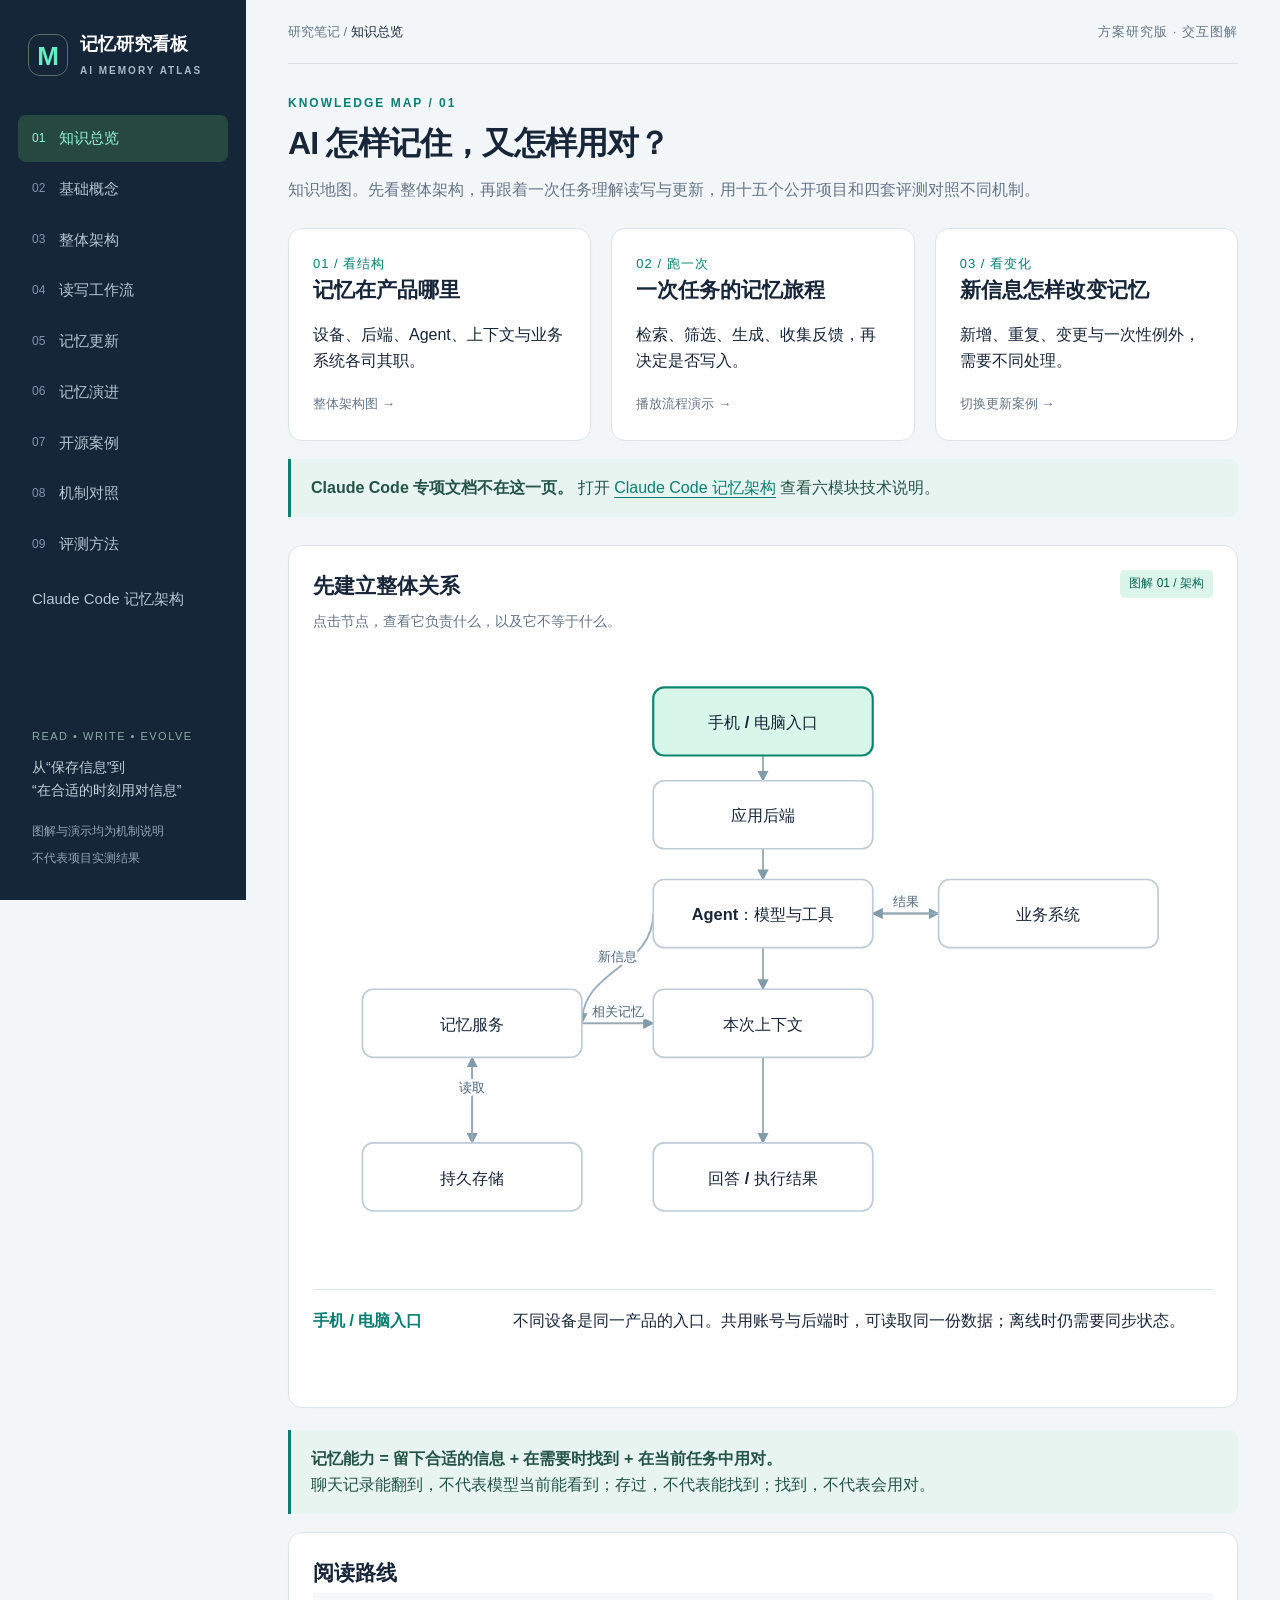
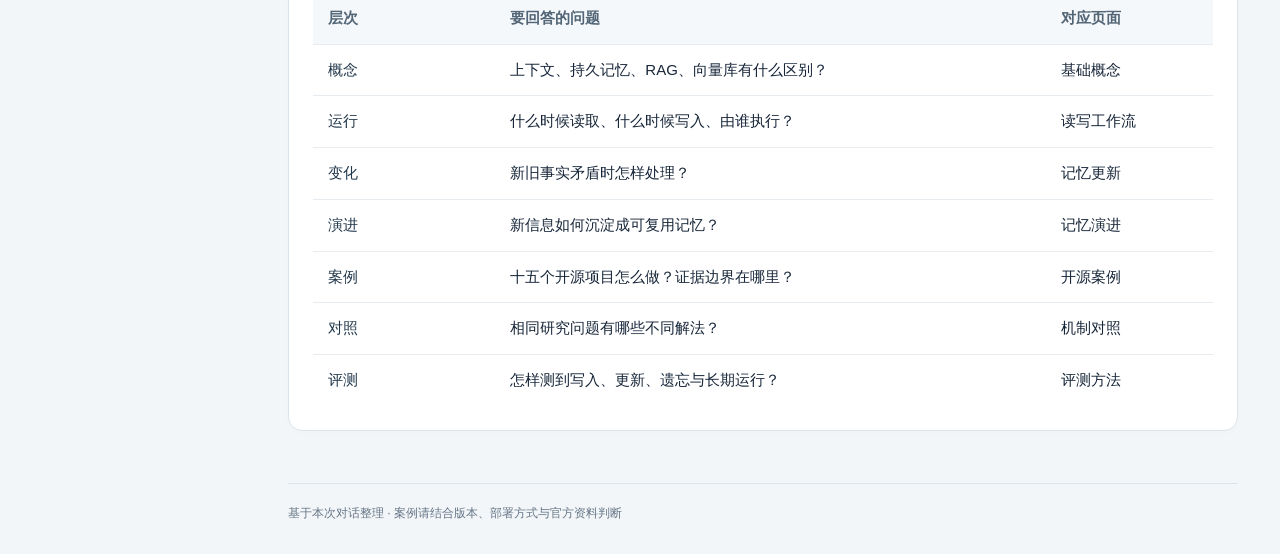
<file: site/index.html>
<!doctype html>
<html lang="zh-CN"><head><meta charset="UTF-8"><meta name="viewport" content="width=device-width,initial-scale=1"><title>AI 记忆机制 · 研究看板</title><meta name="description" content="交互式理解 AI 记忆：架构、读写与更新流程、十五个开源案例、机制对照和公开评测方法。"><link rel="icon" href="data:image/svg+xml,%3Csvg xmlns='http://www.w3.org/2000/svg' viewBox='0 0 64 64'%3E%3Crect width='64' height='64' rx='16' fill='%23172639'/%3E%3Ctext x='32' y='44' text-anchor='middle' fill='%235ee8c0' font-size='38' font-family='sans-serif'%3EM%3C/text%3E%3C/svg%3E"><link rel="stylesheet" href="style.css"><script src="research-data.js" defer></script><script src="app.js" defer></script></head><body><a class="skip" href="#main">跳到正文</a><aside class="sidebar"><div class="brand"><span class="brandmark">M</span><div>记忆研究看板<small>AI MEMORY ATLAS</small></div></div><nav id="nav" aria-label="知识章节"></nav><nav aria-label="专项看板"><a class="navitem" href="/ai-memory/claude.html">Claude Code 记忆架构</a></nav><div class="sidefoot"><span class="tiny-label">READ • WRITE • EVOLVE</span><p>从“保存信息”到<br>“在合适的时刻用对信息”</p><small>图解与演示均为机制说明<br>不代表项目实测结果</small></div></aside><main id="main"><header class="topbar"><span>研究笔记 / <b id="crumb">知识总览</b></span><span class="edition">方案研究版 · 交互图解</span></header><div id="page"></div><footer>基于本次对话整理 · 案例请结合版本、部署方式与官方资料判断</footer></main></body></html>
</file>
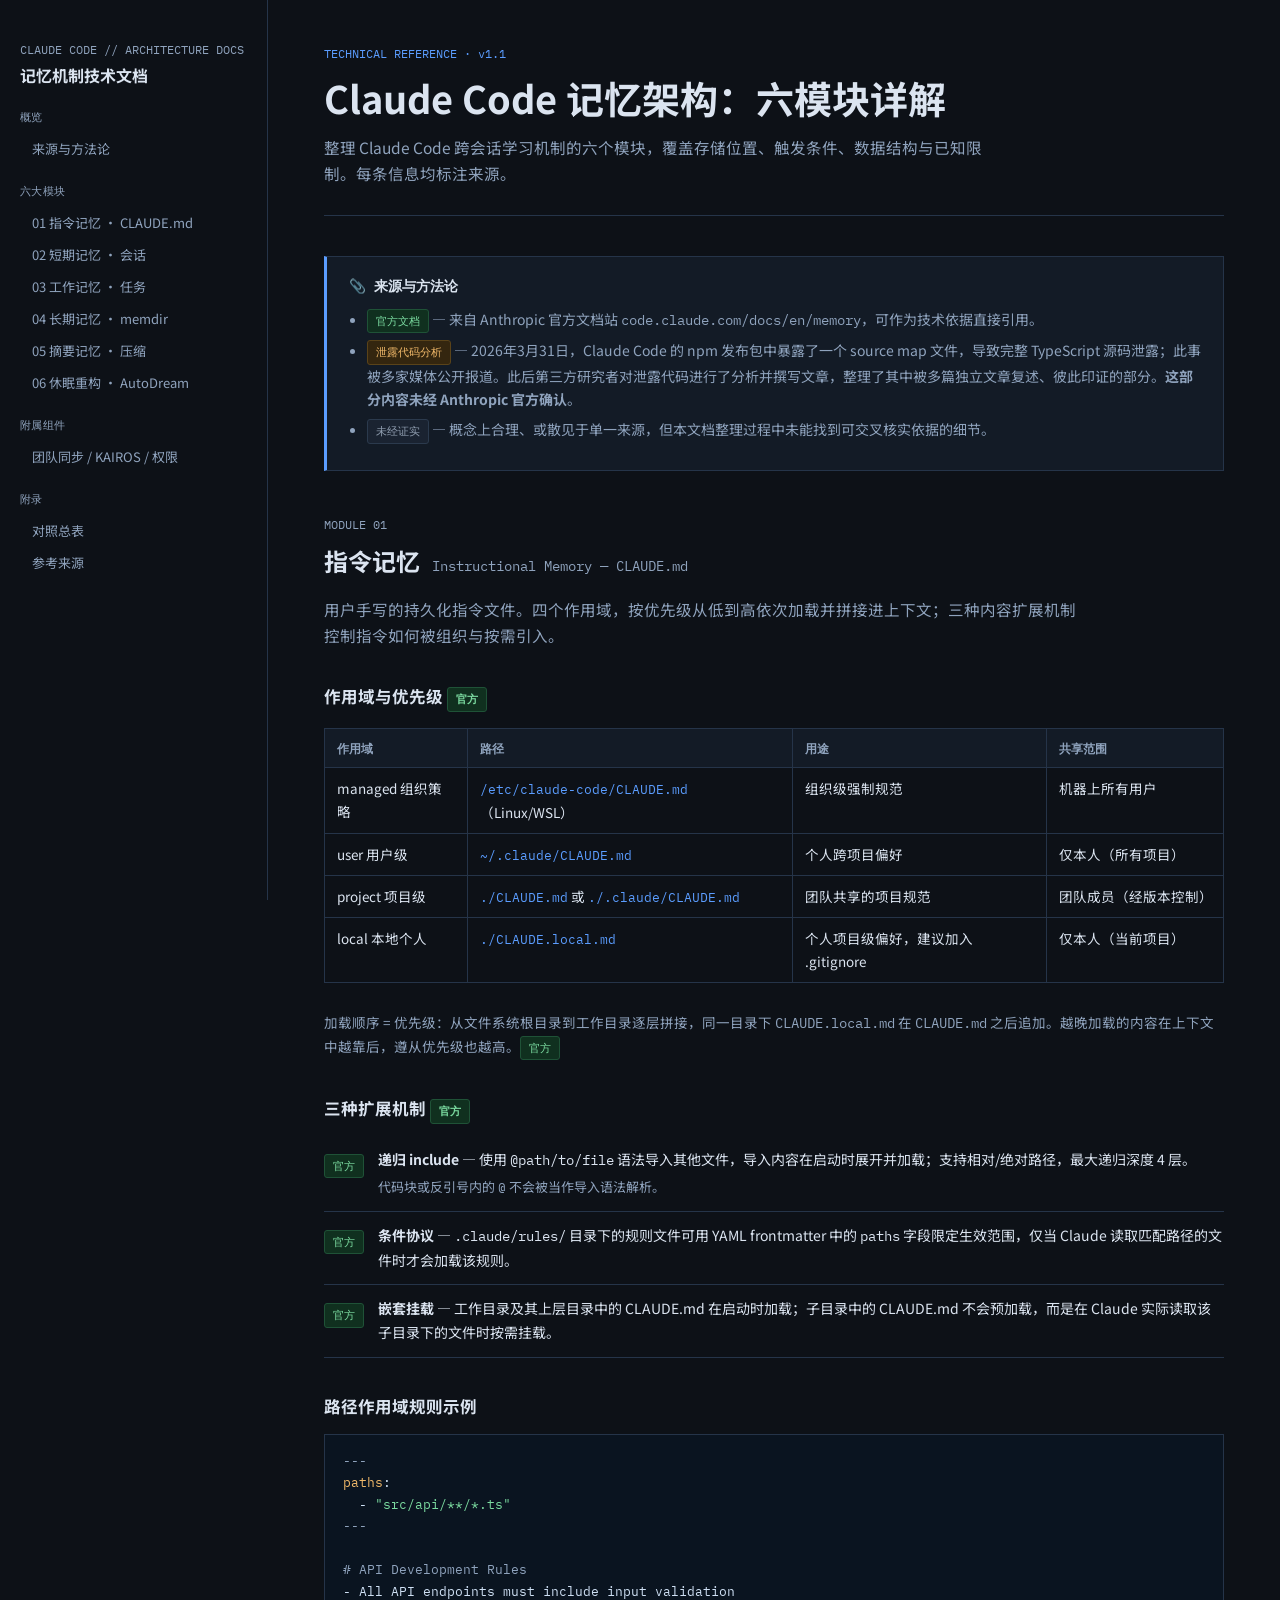
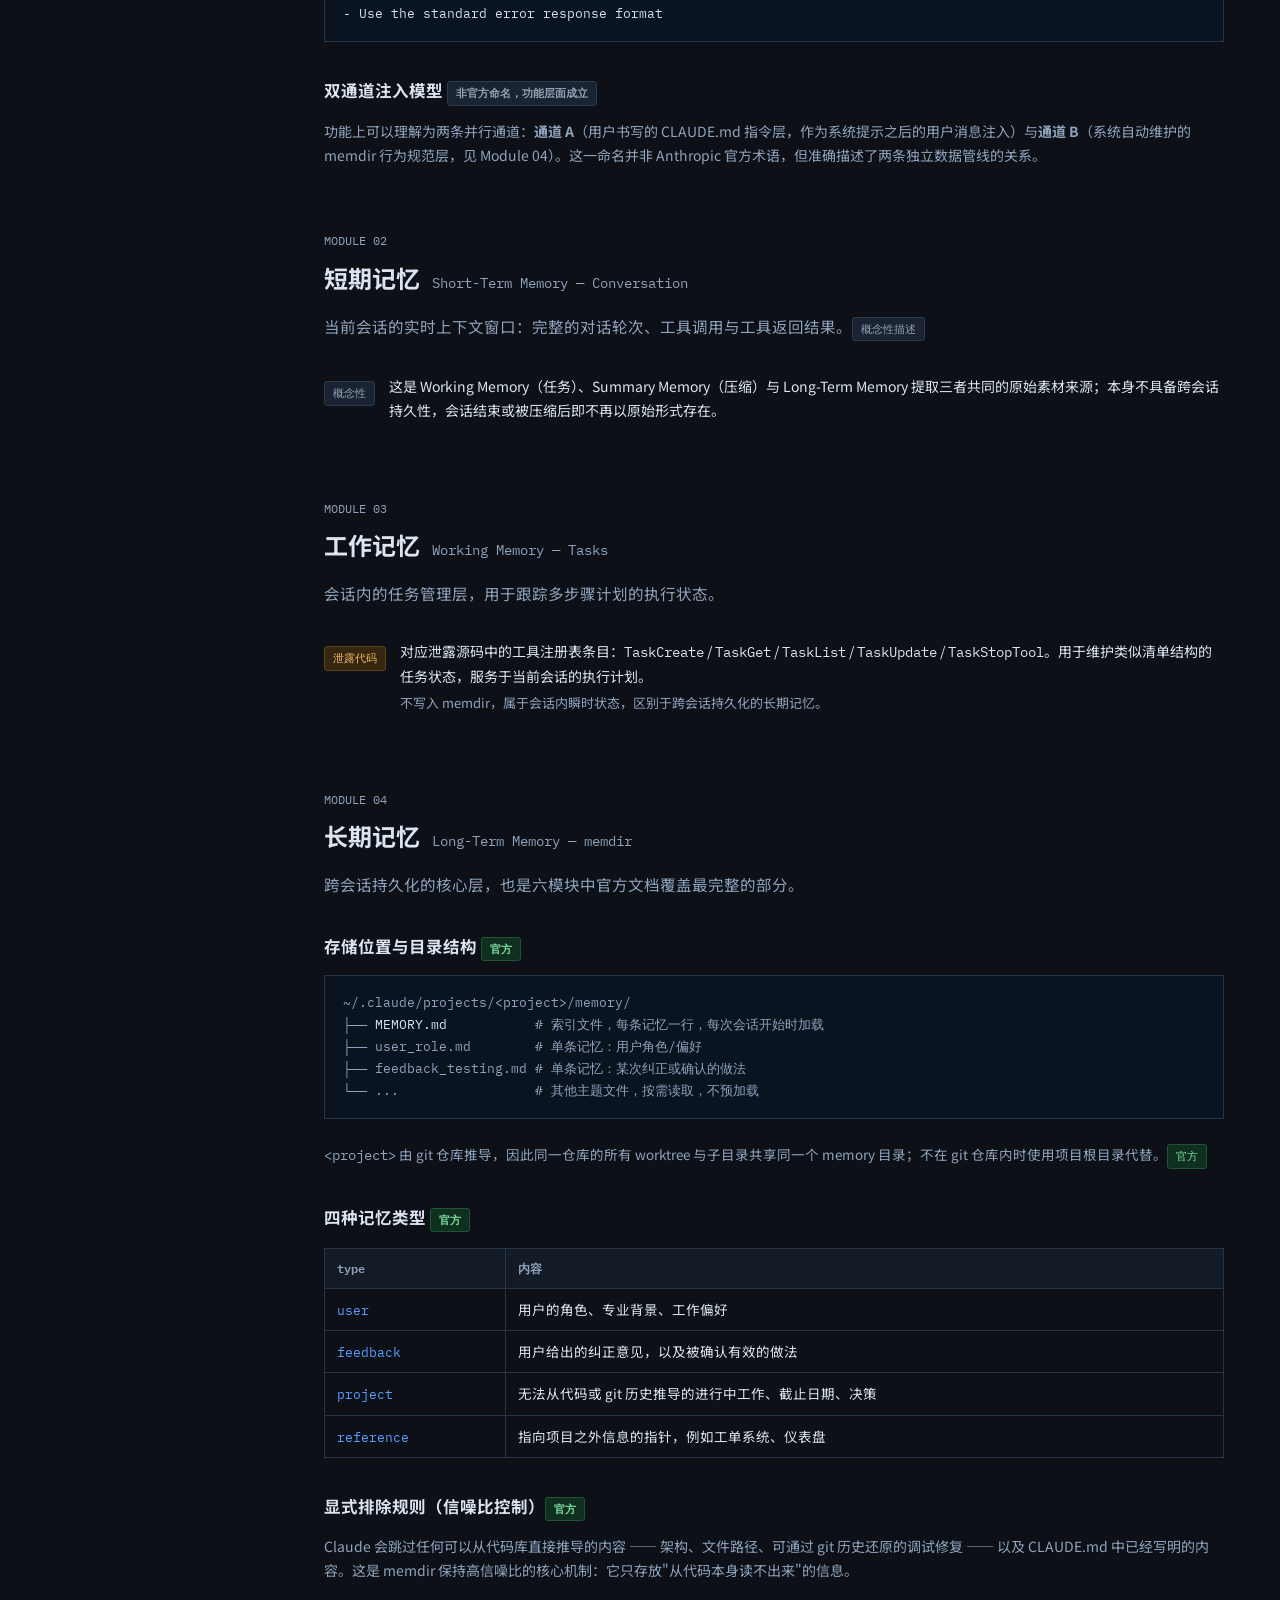
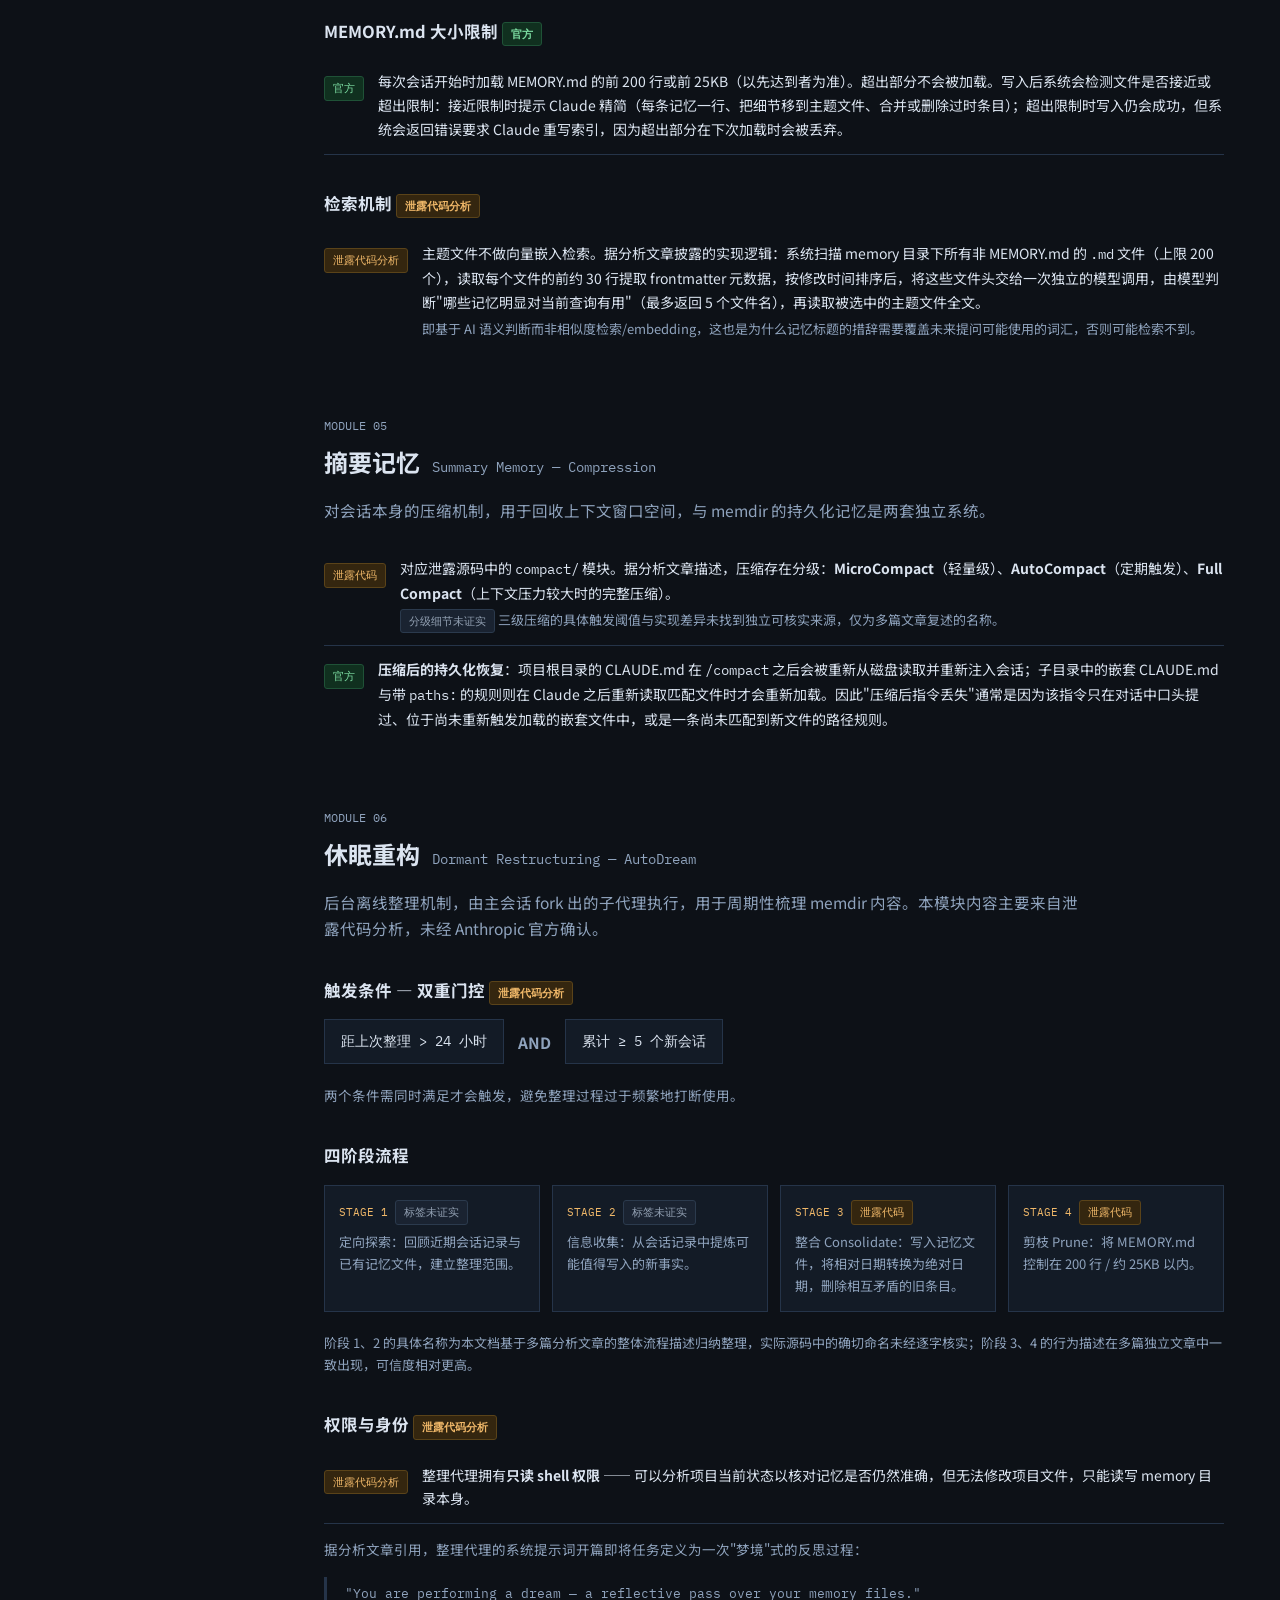
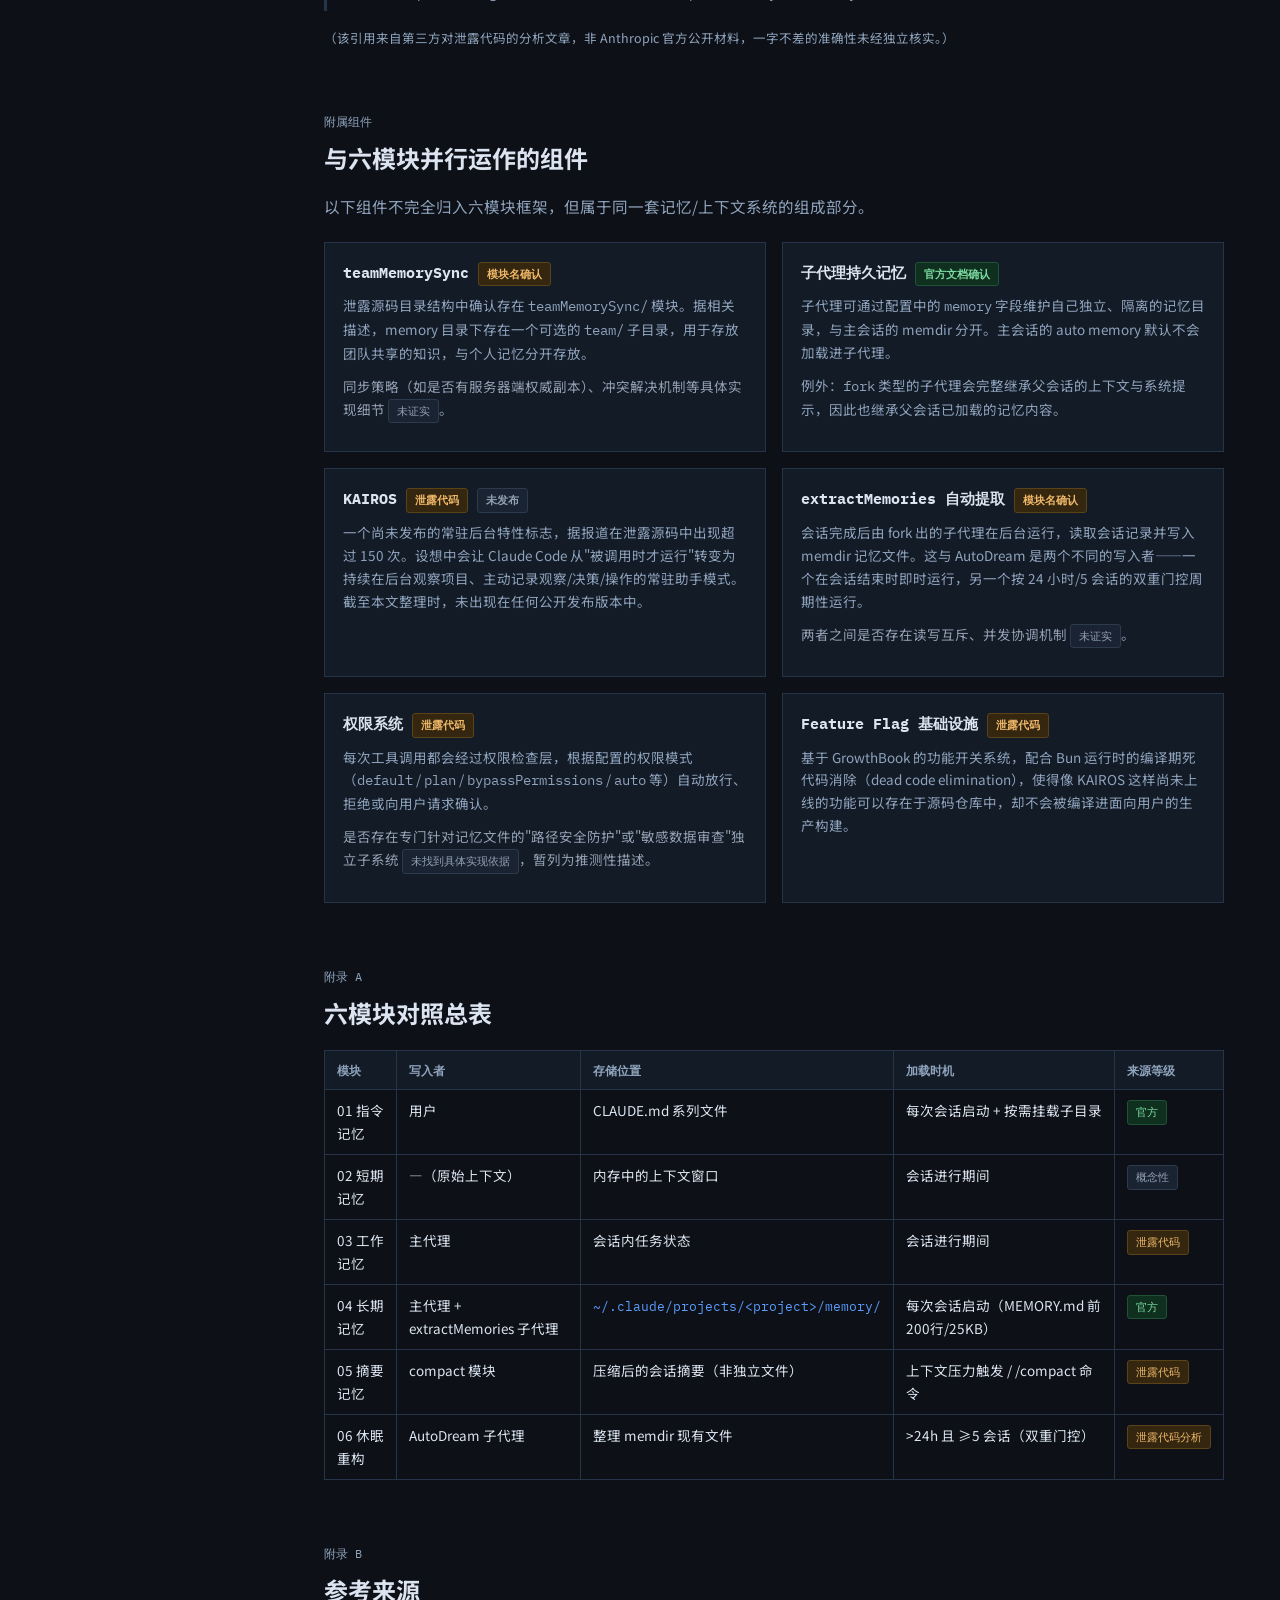
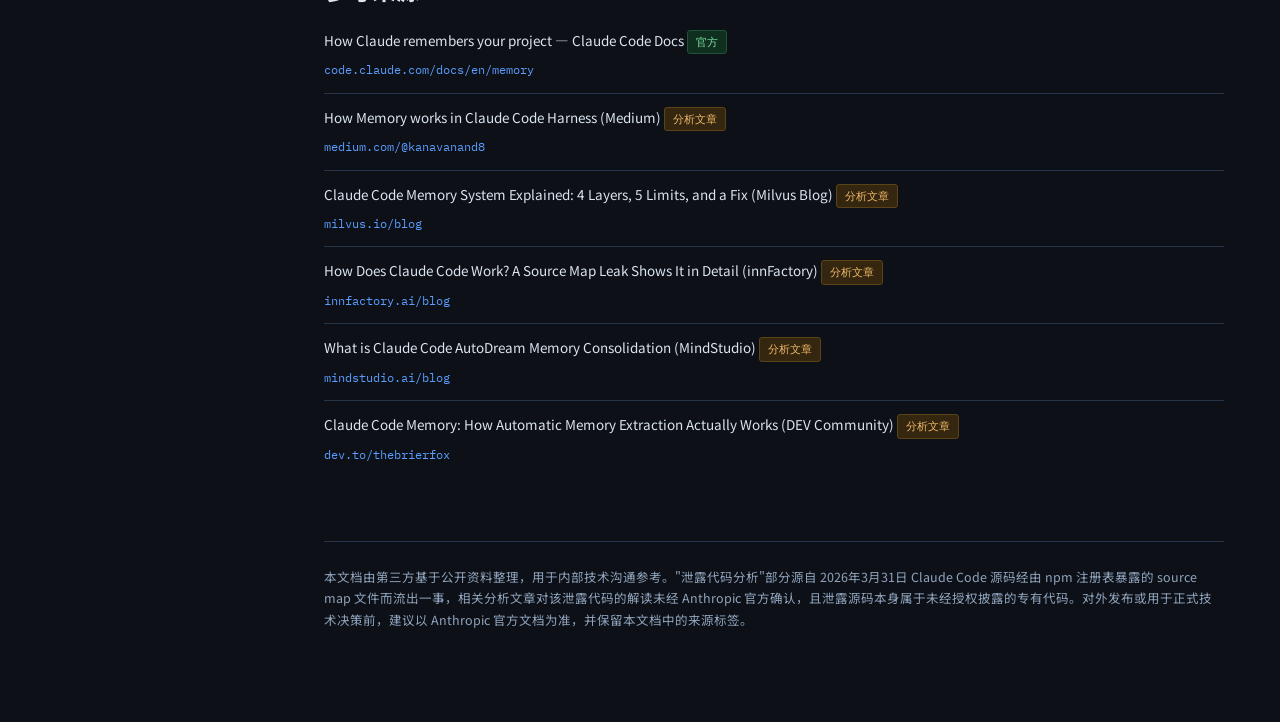
<file: claude-code-memory-architecture.html>
<!DOCTYPE html>
<html lang="zh-CN">
<head>
<meta charset="UTF-8">
<meta name="viewport" content="width=device-width, initial-scale=1.0">
<title>Claude Code 记忆架构技术文档</title>
<link rel="preconnect" href="https://fonts.googleapis.com">
<link rel="preconnect" href="https://fonts.gstatic.com" crossorigin>
<link href="https://fonts.googleapis.com/css2?family=IBM+Plex+Mono:wght@400;500;600;700&family=Noto+Sans+SC:wght@400;500;600;700&display=swap" rel="stylesheet">
<style>
  :root {
    --bg: #0d1117;
    --bg-panel: #131b26;
    --bg-code: #0a1420;
    --border: #253449;
    --text: #dbe4f0;
    --text-soft: #8fa3bd;
    --accent: #5b9dff;
    --accent-soft: #1a2c47;
    --official-fg: #7bdba0;
    --official-bg: #10301f;
    --official-border: #1f5237;
    --leak-fg: #f0b869;
    --leak-bg: #34260f;
    --leak-border: #5a4319;
    --unverified-fg: #93a1b3;
    --unverified-bg: #1a2331;
    --unverified-border: #2b3a4d;
    --sidebar-w: 268px;
  }

  * { box-sizing: border-box; }

  html { scroll-behavior: smooth; }

  body {
    margin: 0;
    background: var(--bg);
    color: var(--text);
    font-family: "Noto Sans SC", -apple-system, sans-serif;
    line-height: 1.7;
    font-size: 15.5px;
  }

  code, .mono { font-family: "IBM Plex Mono", monospace; }

  a { color: var(--accent); text-decoration: none; }
  a:hover { text-decoration: underline; }

  /* Layout */
  .shell {
    display: flex;
    min-height: 100vh;
    max-width: 1400px;
    margin: 0 auto;
  }

  nav.sidebar {
    width: var(--sidebar-w);
    flex-shrink: 0;
    border-right: 1px solid var(--border);
    padding: 28px 20px;
    position: sticky;
    top: 0;
    height: 100vh;
    overflow-y: auto;
  }

  @media (max-width: 900px) {
    nav.sidebar { display: none; }
    .shell { display: block; }
  }

  .sidebar .brand {
    font-family: "IBM Plex Mono", monospace;
    font-size: 12px;
    color: var(--text-soft);
    margin-bottom: 4px;
  }
  .sidebar h1 {
    font-size: 16px;
    margin: 0 0 22px;
    line-height: 1.4;
  }

  .sidebar-group { margin-bottom: 18px; }
  .sidebar-group-label {
    font-family: "IBM Plex Mono", monospace;
    font-size: 10.5px;
    letter-spacing: 0.04em;
    color: var(--text-soft);
    text-transform: uppercase;
    margin-bottom: 6px;
  }
  .sidebar a.nav-link {
    display: block;
    font-size: 13px;
    color: var(--text-soft);
    padding: 5px 0 5px 10px;
    border-left: 2px solid transparent;
  }
  .sidebar a.nav-link:hover {
    color: var(--text);
    text-decoration: none;
    border-left-color: var(--accent);
  }

  main {
    flex: 1;
    padding: 44px 56px 100px;
    min-width: 0;
  }
  @media (max-width: 900px) { main { padding: 32px 20px 80px; } }
  @media (max-width: 600px) { main { padding: 24px 14px 60px; } }

  .doc-header {
    margin-bottom: 40px;
    padding-bottom: 28px;
    border-bottom: 1px solid var(--border);
  }
  .doc-kicker {
    font-family: "IBM Plex Mono", monospace;
    font-size: 12px;
    color: var(--accent);
    margin: 0 0 10px;
  }
  .doc-header h1 {
    font-size: clamp(26px, 3.6vw, 38px);
    margin: 0 0 12px;
    line-height: 1.25;
  }
  .doc-header p.lede {
    color: var(--text-soft);
    max-width: 680px;
    font-size: 15.5px;
    margin: 0;
  }

  /* Tags */
  .tag {
    font-family: "IBM Plex Mono", monospace;
    font-size: 11px;
    padding: 3px 8px;
    border-radius: 3px;
    border: 1px solid;
    white-space: nowrap;
    display: inline-block;
    line-height: 1.5;
  }
  .tag.official { background: var(--official-bg); color: var(--official-fg); border-color: var(--official-border); }
  .tag.leak { background: var(--leak-bg); color: var(--leak-fg); border-color: var(--leak-border); }
  .tag.unverified { background: var(--unverified-bg); color: var(--unverified-fg); border-color: var(--unverified-border); }

  /* Methodology callout */
  .callout {
    border: 1px solid var(--border);
    background: var(--bg-panel);
    border-left: 3px solid var(--accent);
    padding: 18px 22px;
    margin: 0 0 44px;
    font-size: 14px;
    color: var(--text-soft);
  }
  .callout h3 {
    font-size: 13.5px;
    color: var(--text);
    margin: 0 0 10px;
    font-family: "IBM Plex Mono", monospace;
  }
  .callout ul { margin: 8px 0; padding-left: 18px; }
  .callout li { margin-bottom: 6px; }

  /* Sections */
  section.module {
    margin-bottom: 64px;
    scroll-margin-top: 24px;
  }
  .module-eyebrow {
    font-family: "IBM Plex Mono", monospace;
    font-size: 12px;
    color: var(--text-soft);
    margin: 0 0 6px;
  }
  section.module h2 {
    font-size: 24px;
    margin: 0 0 6px;
    display: flex;
    align-items: baseline;
    gap: 12px;
    flex-wrap: wrap;
  }
  section.module h2 .en {
    font-family: "IBM Plex Mono", monospace;
    font-size: 14px;
    color: var(--text-soft);
    font-weight: 400;
  }
  section.module > p.desc {
    color: var(--text-soft);
    max-width: 760px;
    margin: 14px 0 22px;
  }

  h3.sub {
    font-size: 16.5px;
    margin: 30px 0 12px;
    padding-top: 4px;
  }

  /* Fact rows */
  .fact {
    display: flex;
    gap: 14px;
    align-items: flex-start;
    padding: 12px 0;
    border-bottom: 1px solid var(--border);
  }
  .fact:last-child { border-bottom: none; }
  .fact .fact-tag-col { flex-shrink: 0; padding-top: 2px; }
  .fact .fact-body { font-size: 14px; color: var(--text); }
  .fact .fact-body .fact-note { color: var(--text-soft); font-size: 13px; margin-top: 3px; }

  /* Tables */
  table {
    width: 100%;
    border-collapse: collapse;
    margin: 16px 0 28px;
    font-size: 13.5px;
  }
  th, td {
    text-align: left;
    padding: 9px 12px;
    border: 1px solid var(--border);
    vertical-align: top;
  }
  th {
    background: var(--bg-panel);
    font-family: "IBM Plex Mono", monospace;
    font-weight: 600;
    font-size: 12px;
    color: var(--text-soft);
  }
  td code { font-size: 12.5px; color: var(--accent); }

  /* Code blocks */
  pre {
    background: var(--bg-code);
    border: 1px solid var(--border);
    padding: 16px 18px;
    overflow-x: auto;
    font-size: 13px;
    line-height: 1.6;
    margin: 14px 0 24px;
  }
  pre code { color: #cfe0f4; }
  .comment { color: var(--text-soft); }
  .kw { color: #f0b869; }
  .str { color: #7bdba0; }

  /* Directory tree */
  .tree {
    background: var(--bg-code);
    border: 1px solid var(--border);
    padding: 16px 18px;
    font-family: "IBM Plex Mono", monospace;
    font-size: 13px;
    color: var(--text-soft);
    margin: 14px 0 24px;
    white-space: pre;
    overflow-x: auto;
  }
  .tree .hl { color: var(--text); }

  /* Stage cards */
  .stage-grid {
    display: grid;
    grid-template-columns: repeat(4, 1fr);
    gap: 12px;
    margin: 16px 0 20px;
  }
  @media (max-width: 800px) { .stage-grid { grid-template-columns: repeat(2, 1fr); } }
  .stage-card {
    border: 1px solid var(--border);
    background: var(--bg-panel);
    padding: 14px;
  }
  .stage-card .stage-n {
    font-family: "IBM Plex Mono", monospace;
    font-size: 11px;
    color: var(--leak-fg);
    display: block;
    margin-bottom: 6px;
  }
  .stage-card p { font-size: 13px; margin: 0; color: var(--text-soft); }

  .gate-row {
    display: flex;
    gap: 14px;
    align-items: center;
    flex-wrap: wrap;
    margin: 14px 0 20px;
  }
  .gate {
    font-family: "IBM Plex Mono", monospace;
    font-size: 13.5px;
    border: 1px solid var(--border);
    background: var(--bg-panel);
    padding: 10px 16px;
  }
  .gate-op { font-weight: 700; color: var(--text-soft); }

  blockquote {
    border-left: 3px solid var(--border);
    margin: 16px 0;
    padding: 6px 18px;
    font-family: "IBM Plex Mono", monospace;
    font-size: 13px;
    color: var(--text-soft);
  }

  /* Aux grid */
  .aux-grid {
    display: grid;
    grid-template-columns: repeat(2, 1fr);
    gap: 16px;
    margin: 16px 0 8px;
  }
  @media (max-width: 700px) { .aux-grid { grid-template-columns: 1fr; } }
  .aux-card {
    border: 1px solid var(--border);
    background: var(--bg-panel);
    padding: 18px;
  }
  .aux-card h4 {
    margin: 0 0 8px;
    font-size: 14.5px;
    font-family: "IBM Plex Mono", monospace;
  }
  .aux-card p { color: var(--text-soft); font-size: 13.5px; margin: 0 0 10px; }

  /* References */
  .ref-list { list-style: none; margin: 0; padding: 0; }
  .ref-list li {
    padding: 12px 0;
    border-bottom: 1px solid var(--border);
    font-size: 13.5px;
  }
  .ref-list li:last-child { border-bottom: none; }
  .ref-list .ref-title { color: var(--text); display: block; margin-bottom: 3px; }
  .ref-list .ref-meta { color: var(--text-soft); font-family: "IBM Plex Mono", monospace; font-size: 12px; }

  footer.doc-footer {
    margin-top: 60px;
    padding-top: 24px;
    border-top: 1px solid var(--border);
    color: var(--text-soft);
    font-size: 12.5px;
  }
</style>
</head>
<body>
<div class="shell">

  <nav class="sidebar">
    <p class="brand">CLAUDE CODE // ARCHITECTURE DOCS</p>
    <h1>记忆机制技术文档</h1>

    <div class="sidebar-group">
      <p class="sidebar-group-label">概览</p>
      <a class="nav-link" href="#methodology">来源与方法论</a>
    </div>

    <div class="sidebar-group">
      <p class="sidebar-group-label">六大模块</p>
      <a class="nav-link" href="#m1">01 指令记忆 · CLAUDE.md</a>
      <a class="nav-link" href="#m2">02 短期记忆 · 会话</a>
      <a class="nav-link" href="#m3">03 工作记忆 · 任务</a>
      <a class="nav-link" href="#m4">04 长期记忆 · memdir</a>
      <a class="nav-link" href="#m5">05 摘要记忆 · 压缩</a>
      <a class="nav-link" href="#m6">06 休眠重构 · AutoDream</a>
    </div>

    <div class="sidebar-group">
      <p class="sidebar-group-label">附属组件</p>
      <a class="nav-link" href="#aux">团队同步 / KAIROS / 权限</a>
    </div>

    <div class="sidebar-group">
      <p class="sidebar-group-label">附录</p>
      <a class="nav-link" href="#matrix">对照总表</a>
      <a class="nav-link" href="#refs">参考来源</a>
    </div>
  </nav>

  <main>
    <div class="doc-header">
      <p class="doc-kicker">TECHNICAL REFERENCE · v1.1</p>
      <h1>Claude Code 记忆架构：六模块详解</h1>
      <p class="lede">整理 Claude Code 跨会话学习机制的六个模块，覆盖存储位置、触发条件、数据结构与已知限制。每条信息均标注来源。</p>
    </div>

    <div class="callout" id="methodology">
      <h3>📎 来源与方法论</h3>
      <ul>
        <li><span class="tag official">官方文档</span> — 来自 Anthropic 官方文档站 <code>code.claude.com/docs/en/memory</code>，可作为技术依据直接引用。</li>
        <li><span class="tag leak">泄露代码分析</span> — 2026年3月31日，Claude Code 的 npm 发布包中暴露了一个 source map 文件，导致完整 TypeScript 源码泄露；此事被多家媒体公开报道。此后第三方研究者对泄露代码进行了分析并撰写文章，整理了其中被多篇独立文章复述、彼此印证的部分。<strong>这部分内容未经 Anthropic 官方确认</strong>。</li>
        <li><span class="tag unverified">未经证实</span> — 概念上合理、或散见于单一来源，但本文档整理过程中未能找到可交叉核实依据的细节。</li>
      </ul>
    </div>

    <!-- MODULE 1 -->
    <section class="module" id="m1">
      <p class="module-eyebrow">MODULE 01</p>
      <h2>指令记忆 <span class="en">Instructional Memory — CLAUDE.md</span></h2>
      <p class="desc">用户手写的持久化指令文件。四个作用域，按优先级从低到高依次加载并拼接进上下文；三种内容扩展机制控制指令如何被组织与按需引入。</p>

      <h3 class="sub">作用域与优先级 <span class="tag official">官方</span></h3>
      <table>
        <tr><th>作用域</th><th>路径</th><th>用途</th><th>共享范围</th></tr>
        <tr><td>managed 组织策略</td><td><code>/etc/claude-code/CLAUDE.md</code>（Linux/WSL）</td><td>组织级强制规范</td><td>机器上所有用户</td></tr>
        <tr><td>user 用户级</td><td><code>~/.claude/CLAUDE.md</code></td><td>个人跨项目偏好</td><td>仅本人（所有项目）</td></tr>
        <tr><td>project 项目级</td><td><code>./CLAUDE.md</code> 或 <code>./.claude/CLAUDE.md</code></td><td>团队共享的项目规范</td><td>团队成员（经版本控制）</td></tr>
        <tr><td>local 本地个人</td><td><code>./CLAUDE.local.md</code></td><td>个人项目级偏好，建议加入 .gitignore</td><td>仅本人（当前项目）</td></tr>
      </table>
      <p style="color:var(--text-soft); font-size:13.5px;">加载顺序 = 优先级：从文件系统根目录到工作目录逐层拼接，同一目录下 <code>CLAUDE.local.md</code> 在 <code>CLAUDE.md</code> 之后追加。越晚加载的内容在上下文中越靠后，遵从优先级也越高。<span class="tag official">官方</span></p>

      <h3 class="sub">三种扩展机制 <span class="tag official">官方</span></h3>
      <div class="fact">
        <div class="fact-tag-col"><span class="tag official">官方</span></div>
        <div class="fact-body">
          <strong>递归 include</strong> — 使用 <code>@path/to/file</code> 语法导入其他文件，导入内容在启动时展开并加载；支持相对/绝对路径，最大递归深度 4 层。
          <div class="fact-note">代码块或反引号内的 <code>@</code> 不会被当作导入语法解析。</div>
        </div>
      </div>
      <div class="fact">
        <div class="fact-tag-col"><span class="tag official">官方</span></div>
        <div class="fact-body">
          <strong>条件协议</strong> — <code>.claude/rules/</code> 目录下的规则文件可用 YAML frontmatter 中的 <code>paths</code> 字段限定生效范围，仅当 Claude 读取匹配路径的文件时才会加载该规则。
        </div>
      </div>
      <div class="fact">
        <div class="fact-tag-col"><span class="tag official">官方</span></div>
        <div class="fact-body">
          <strong>嵌套挂载</strong> — 工作目录及其上层目录中的 CLAUDE.md 在启动时加载；子目录中的 CLAUDE.md 不会预加载，而是在 Claude 实际读取该子目录下的文件时按需挂载。
        </div>
      </div>

      <h3 class="sub">路径作用域规则示例</h3>
      <pre><code><span class="comment">---</span>
<span class="kw">paths</span>:
  - <span class="str">"src/api/**/*.ts"</span>
<span class="comment">---</span>

<span class="comment"># API Development Rules</span>
- All API endpoints must include input validation
- Use the standard error response format</code></pre>

      <h3 class="sub">双通道注入模型 <span class="tag unverified">非官方命名，功能层面成立</span></h3>
      <p style="color:var(--text-soft); font-size:14px;">功能上可以理解为两条并行通道：<strong>通道 A</strong>（用户书写的 CLAUDE.md 指令层，作为系统提示之后的用户消息注入）与<strong>通道 B</strong>（系统自动维护的 memdir 行为规范层，见 Module 04）。这一命名并非 Anthropic 官方术语，但准确描述了两条独立数据管线的关系。</p>
    </section>

    <!-- MODULE 2 -->
    <section class="module" id="m2">
      <p class="module-eyebrow">MODULE 02</p>
      <h2>短期记忆 <span class="en">Short-Term Memory — Conversation</span></h2>
      <p class="desc">当前会话的实时上下文窗口：完整的对话轮次、工具调用与工具返回结果。<span class="tag unverified">概念性描述</span></p>
      <div class="fact">
        <div class="fact-tag-col"><span class="tag unverified">概念性</span></div>
        <div class="fact-body">
          这是 Working Memory（任务）、Summary Memory（压缩）与 Long-Term Memory 提取三者共同的原始素材来源；本身不具备跨会话持久性，会话结束或被压缩后即不再以原始形式存在。
        </div>
      </div>
    </section>

    <!-- MODULE 3 -->
    <section class="module" id="m3">
      <p class="module-eyebrow">MODULE 03</p>
      <h2>工作记忆 <span class="en">Working Memory — Tasks</span></h2>
      <p class="desc">会话内的任务管理层，用于跟踪多步骤计划的执行状态。</p>
      <div class="fact">
        <div class="fact-tag-col"><span class="tag leak">泄露代码</span></div>
        <div class="fact-body">
          对应泄露源码中的工具注册表条目：<code>TaskCreate</code> / <code>TaskGet</code> / <code>TaskList</code> / <code>TaskUpdate</code> / <code>TaskStopTool</code>。用于维护类似清单结构的任务状态，服务于当前会话的执行计划。
          <div class="fact-note">不写入 memdir，属于会话内瞬时状态，区别于跨会话持久化的长期记忆。</div>
        </div>
      </div>
    </section>

    <!-- MODULE 4 -->
    <section class="module" id="m4">
      <p class="module-eyebrow">MODULE 04</p>
      <h2>长期记忆 <span class="en">Long-Term Memory — memdir</span></h2>
      <p class="desc">跨会话持久化的核心层，也是六模块中官方文档覆盖最完整的部分。</p>

      <h3 class="sub">存储位置与目录结构 <span class="tag official">官方</span></h3>
      <div class="tree">~/.claude/projects/&lt;project&gt;/memory/
├── <span class="hl">MEMORY.md</span>           <span class="comment"># 索引文件，每条记忆一行，每次会话开始时加载</span>
├── user_role.md        <span class="comment"># 单条记忆：用户角色/偏好</span>
├── feedback_testing.md <span class="comment"># 单条记忆：某次纠正或确认的做法</span>
└── ...                 <span class="comment"># 其他主题文件，按需读取，不预加载</span></div>
      <p style="color:var(--text-soft); font-size:13.5px;"><code>&lt;project&gt;</code> 由 git 仓库推导，因此同一仓库的所有 worktree 与子目录共享同一个 memory 目录；不在 git 仓库内时使用项目根目录代替。<span class="tag official">官方</span></p>

      <h3 class="sub">四种记忆类型 <span class="tag official">官方</span></h3>
      <table>
        <tr><th>type</th><th>内容</th></tr>
        <tr><td><code>user</code></td><td>用户的角色、专业背景、工作偏好</td></tr>
        <tr><td><code>feedback</code></td><td>用户给出的纠正意见，以及被确认有效的做法</td></tr>
        <tr><td><code>project</code></td><td>无法从代码或 git 历史推导的进行中工作、截止日期、决策</td></tr>
        <tr><td><code>reference</code></td><td>指向项目之外信息的指针，例如工单系统、仪表盘</td></tr>
      </table>

      <h3 class="sub">显式排除规则（信噪比控制）<span class="tag official">官方</span></h3>
      <p style="color:var(--text-soft); font-size:14px;">Claude 会跳过任何可以从代码库直接推导的内容 —— 架构、文件路径、可通过 git 历史还原的调试修复 —— 以及 CLAUDE.md 中已经写明的内容。这是 memdir 保持高信噪比的核心机制：它只存放"从代码本身读不出来"的信息。</p>

      <h3 class="sub">MEMORY.md 大小限制 <span class="tag official">官方</span></h3>
      <div class="fact">
        <div class="fact-tag-col"><span class="tag official">官方</span></div>
        <div class="fact-body">
          每次会话开始时加载 MEMORY.md 的前 200 行或前 25KB（以先达到者为准）。超出部分不会被加载。写入后系统会检测文件是否接近或超出限制：接近限制时提示 Claude 精简（每条记忆一行、把细节移到主题文件、合并或删除过时条目）；超出限制时写入仍会成功，但系统会返回错误要求 Claude 重写索引，因为超出部分在下次加载时会被丢弃。
        </div>
      </div>

      <h3 class="sub">检索机制 <span class="tag leak">泄露代码分析</span></h3>
      <div class="fact">
        <div class="fact-tag-col"><span class="tag leak">泄露代码分析</span></div>
        <div class="fact-body">
          主题文件不做向量嵌入检索。据分析文章披露的实现逻辑：系统扫描 memory 目录下所有非 MEMORY.md 的 <code>.md</code> 文件（上限 200 个），读取每个文件的前约 30 行提取 frontmatter 元数据，按修改时间排序后，将这些文件头交给一次独立的模型调用，由模型判断"哪些记忆明显对当前查询有用"（最多返回 5 个文件名），再读取被选中的主题文件全文。
          <div class="fact-note">即基于 AI 语义判断而非相似度检索/embedding，这也是为什么记忆标题的措辞需要覆盖未来提问可能使用的词汇，否则可能检索不到。</div>
        </div>
      </div>
    </section>

    <!-- MODULE 5 -->
    <section class="module" id="m5">
      <p class="module-eyebrow">MODULE 05</p>
      <h2>摘要记忆 <span class="en">Summary Memory — Compression</span></h2>
      <p class="desc">对会话本身的压缩机制，用于回收上下文窗口空间，与 memdir 的持久化记忆是两套独立系统。</p>

      <div class="fact">
        <div class="fact-tag-col"><span class="tag leak">泄露代码</span></div>
        <div class="fact-body">
          对应泄露源码中的 <code>compact/</code> 模块。据分析文章描述，压缩存在分级：<strong>MicroCompact</strong>（轻量级）、<strong>AutoCompact</strong>（定期触发）、<strong>Full Compact</strong>（上下文压力较大时的完整压缩）。
          <div class="fact-note"><span class="tag unverified">分级细节未证实</span> 三级压缩的具体触发阈值与实现差异未找到独立可核实来源，仅为多篇文章复述的名称。</div>
        </div>
      </div>

      <div class="fact">
        <div class="fact-tag-col"><span class="tag official">官方</span></div>
        <div class="fact-body">
          <strong>压缩后的持久化恢复</strong>：项目根目录的 CLAUDE.md 在 <code>/compact</code> 之后会被重新从磁盘读取并重新注入会话；子目录中的嵌套 CLAUDE.md 与带 <code>paths:</code> 的规则则在 Claude 之后重新读取匹配文件时才会重新加载。因此"压缩后指令丢失"通常是因为该指令只在对话中口头提过、位于尚未重新触发加载的嵌套文件中，或是一条尚未匹配到新文件的路径规则。
        </div>
      </div>
    </section>

    <!-- MODULE 6 -->
    <section class="module" id="m6">
      <p class="module-eyebrow">MODULE 06</p>
      <h2>休眠重构 <span class="en">Dormant Restructuring — AutoDream</span></h2>
      <p class="desc">后台离线整理机制，由主会话 fork 出的子代理执行，用于周期性梳理 memdir 内容。本模块内容主要来自泄露代码分析，未经 Anthropic 官方确认。</p>

      <h3 class="sub">触发条件 — 双重门控 <span class="tag leak">泄露代码分析</span></h3>
      <div class="gate-row">
        <div class="gate">距上次整理 &gt; 24 小时</div>
        <div class="gate-op">AND</div>
        <div class="gate">累计 ≥ 5 个新会话</div>
      </div>
      <p style="color:var(--text-soft); font-size:13.5px;">两个条件需同时满足才会触发，避免整理过程过于频繁地打断使用。</p>

      <h3 class="sub">四阶段流程</h3>
      <div class="stage-grid">
        <div class="stage-card">
          <span class="stage-n">STAGE 1 <span class="tag unverified">标签未证实</span></span>
          <p>定向探索：回顾近期会话记录与已有记忆文件，建立整理范围。</p>
        </div>
        <div class="stage-card">
          <span class="stage-n">STAGE 2 <span class="tag unverified">标签未证实</span></span>
          <p>信息收集：从会话记录中提炼可能值得写入的新事实。</p>
        </div>
        <div class="stage-card">
          <span class="stage-n">STAGE 3 <span class="tag leak">泄露代码</span></span>
          <p>整合 Consolidate：写入记忆文件，将相对日期转换为绝对日期，删除相互矛盾的旧条目。</p>
        </div>
        <div class="stage-card">
          <span class="stage-n">STAGE 4 <span class="tag leak">泄露代码</span></span>
          <p>剪枝 Prune：将 MEMORY.md 控制在 200 行 / 约 25KB 以内。</p>
        </div>
      </div>
      <p style="color:var(--text-soft); font-size:13px;">阶段 1、2 的具体名称为本文档基于多篇分析文章的整体流程描述归纳整理，实际源码中的确切命名未经逐字核实；阶段 3、4 的行为描述在多篇独立文章中一致出现，可信度相对更高。</p>

      <h3 class="sub">权限与身份 <span class="tag leak">泄露代码分析</span></h3>
      <div class="fact">
        <div class="fact-tag-col"><span class="tag leak">泄露代码分析</span></div>
        <div class="fact-body">
          整理代理拥有<strong>只读 shell 权限</strong> —— 可以分析项目当前状态以核对记忆是否仍然准确，但无法修改项目文件，只能读写 memory 目录本身。
        </div>
      </div>
      <p style="color:var(--text-soft); font-size:13.5px;">据分析文章引用，整理代理的系统提示词开篇即将任务定义为一次"梦境"式的反思过程：</p>
      <blockquote>"You are performing a dream — a reflective pass over your memory files."</blockquote>
      <p style="color:var(--text-soft); font-size:12.5px;">（该引用来自第三方对泄露代码的分析文章，非 Anthropic 官方公开材料，一字不差的准确性未经独立核实。）</p>
    </section>

    <!-- AUX -->
    <section class="module" id="aux">
      <p class="module-eyebrow">附属组件</p>
      <h2>与六模块并行运作的组件</h2>
      <p class="desc">以下组件不完全归入六模块框架，但属于同一套记忆/上下文系统的组成部分。</p>

      <div class="aux-grid">
        <div class="aux-card">
          <h4>teamMemorySync <span class="tag leak">模块名确认</span></h4>
          <p>泄露源码目录结构中确认存在 <code>teamMemorySync/</code> 模块。据相关描述，memory 目录下存在一个可选的 <code>team/</code> 子目录，用于存放团队共享的知识，与个人记忆分开存放。</p>
          <p style="color:var(--unverified-fg);">同步策略（如是否有服务器端权威副本）、冲突解决机制等具体实现细节 <span class="tag unverified">未证实</span>。</p>
        </div>
        <div class="aux-card">
          <h4>子代理持久记忆 <span class="tag official">官方文档确认</span></h4>
          <p>子代理可通过配置中的 <code>memory</code> 字段维护自己独立、隔离的记忆目录，与主会话的 memdir 分开。主会话的 auto memory 默认不会加载进子代理。</p>
          <p>例外：<code>fork</code> 类型的子代理会完整继承父会话的上下文与系统提示，因此也继承父会话已加载的记忆内容。</p>
        </div>
        <div class="aux-card">
          <h4>KAIROS <span class="tag leak">泄露代码</span> <span class="tag unverified">未发布</span></h4>
          <p>一个尚未发布的常驻后台特性标志，据报道在泄露源码中出现超过 150 次。设想中会让 Claude Code 从"被调用时才运行"转变为持续在后台观察项目、主动记录观察/决策/操作的常驻助手模式。截至本文整理时，未出现在任何公开发布版本中。</p>
        </div>
        <div class="aux-card">
          <h4>extractMemories 自动提取 <span class="tag leak">模块名确认</span></h4>
          <p>会话完成后由 fork 出的子代理在后台运行，读取会话记录并写入 memdir 记忆文件。这与 AutoDream 是两个不同的写入者——一个在会话结束时即时运行，另一个按 24 小时/5 会话的双重门控周期性运行。</p>
          <p style="color:var(--unverified-fg);">两者之间是否存在读写互斥、并发协调机制 <span class="tag unverified">未证实</span>。</p>
        </div>
        <div class="aux-card">
          <h4>权限系统 <span class="tag leak">泄露代码</span></h4>
          <p>每次工具调用都会经过权限检查层，根据配置的权限模式（<code>default</code> / <code>plan</code> / <code>bypassPermissions</code> / <code>auto</code> 等）自动放行、拒绝或向用户请求确认。</p>
          <p style="color:var(--unverified-fg);">是否存在专门针对记忆文件的"路径安全防护"或"敏感数据审查"独立子系统 <span class="tag unverified">未找到具体实现依据</span>，暂列为推测性描述。</p>
        </div>
        <div class="aux-card">
          <h4>Feature Flag 基础设施 <span class="tag leak">泄露代码</span></h4>
          <p>基于 GrowthBook 的功能开关系统，配合 Bun 运行时的编译期死代码消除（dead code elimination），使得像 KAIROS 这样尚未上线的功能可以存在于源码仓库中，却不会被编译进面向用户的生产构建。</p>
        </div>
      </div>
    </section>

    <!-- MATRIX -->
    <section class="module" id="matrix">
      <p class="module-eyebrow">附录 A</p>
      <h2>六模块对照总表</h2>
      <table>
        <tr><th>模块</th><th>写入者</th><th>存储位置</th><th>加载时机</th><th>来源等级</th></tr>
        <tr><td>01 指令记忆</td><td>用户</td><td>CLAUDE.md 系列文件</td><td>每次会话启动 + 按需挂载子目录</td><td><span class="tag official">官方</span></td></tr>
        <tr><td>02 短期记忆</td><td>—（原始上下文）</td><td>内存中的上下文窗口</td><td>会话进行期间</td><td><span class="tag unverified">概念性</span></td></tr>
        <tr><td>03 工作记忆</td><td>主代理</td><td>会话内任务状态</td><td>会话进行期间</td><td><span class="tag leak">泄露代码</span></td></tr>
        <tr><td>04 长期记忆</td><td>主代理 + extractMemories 子代理</td><td><code>~/.claude/projects/&lt;project&gt;/memory/</code></td><td>每次会话启动（MEMORY.md 前200行/25KB）</td><td><span class="tag official">官方</span></td></tr>
        <tr><td>05 摘要记忆</td><td>compact 模块</td><td>压缩后的会话摘要（非独立文件）</td><td>上下文压力触发 / /compact 命令</td><td><span class="tag leak">泄露代码</span></td></tr>
        <tr><td>06 休眠重构</td><td>AutoDream 子代理</td><td>整理 memdir 现有文件</td><td>&gt;24h 且 ≥5 会话（双重门控）</td><td><span class="tag leak">泄露代码分析</span></td></tr>
      </table>
    </section>

    <!-- REFERENCES -->
    <section class="module" id="refs">
      <p class="module-eyebrow">附录 B</p>
      <h2>参考来源</h2>
      <ul class="ref-list">
        <li>
          <span class="ref-title">How Claude remembers your project — Claude Code Docs <span class="tag official">官方</span></span>
          <span class="ref-meta"><a href="https://code.claude.com/docs/en/memory" target="_blank" rel="noopener">code.claude.com/docs/en/memory</a></span>
        </li>
        <li>
          <span class="ref-title">How Memory works in Claude Code Harness (Medium) <span class="tag leak">分析文章</span></span>
          <span class="ref-meta"><a href="https://medium.com/@kanavanand8/how-memory-works-in-claude-code-harness-d8b242c114c2" target="_blank" rel="noopener">medium.com/@kanavanand8</a></span>
        </li>
        <li>
          <span class="ref-title">Claude Code Memory System Explained: 4 Layers, 5 Limits, and a Fix (Milvus Blog) <span class="tag leak">分析文章</span></span>
          <span class="ref-meta"><a href="https://milvus.io/blog/claude-code-memory-memsearch.md" target="_blank" rel="noopener">milvus.io/blog</a></span>
        </li>
        <li>
          <span class="ref-title">How Does Claude Code Work? A Source Map Leak Shows It in Detail (innFactory) <span class="tag leak">分析文章</span></span>
          <span class="ref-meta"><a href="https://innfactory.ai/en/blog/how-does-claude-code-work-source-map-leak" target="_blank" rel="noopener">innfactory.ai/blog</a></span>
        </li>
        <li>
          <span class="ref-title">What is Claude Code AutoDream Memory Consolidation (MindStudio) <span class="tag leak">分析文章</span></span>
          <span class="ref-meta"><a href="https://www.mindstudio.ai/blog/what-is-claude-code-autodream-memory-consolidation-3" target="_blank" rel="noopener">mindstudio.ai/blog</a></span>
        </li>
        <li>
          <span class="ref-title">Claude Code Memory: How Automatic Memory Extraction Actually Works (DEV Community) <span class="tag leak">分析文章</span></span>
          <span class="ref-meta"><a href="https://dev.to/thebrierfox/claude-code-memory-how-automatic-memory-extraction-actually-works-1bmg" target="_blank" rel="noopener">dev.to/thebrierfox</a></span>
        </li>
      </ul>
    </section>

    <footer class="doc-footer">
      本文档由第三方基于公开资料整理，用于内部技术沟通参考。"泄露代码分析"部分源自 2026年3月31日 Claude Code 源码经由 npm 注册表暴露的 source map 文件而流出一事，相关分析文章对该泄露代码的解读未经 Anthropic 官方确认，且泄露源码本身属于未经授权披露的专有代码。对外发布或用于正式技术决策前，建议以 Anthropic 官方文档为准，并保留本文档中的来源标签。
    </footer>

  </main>
</div>
</body>
</html>
</file>
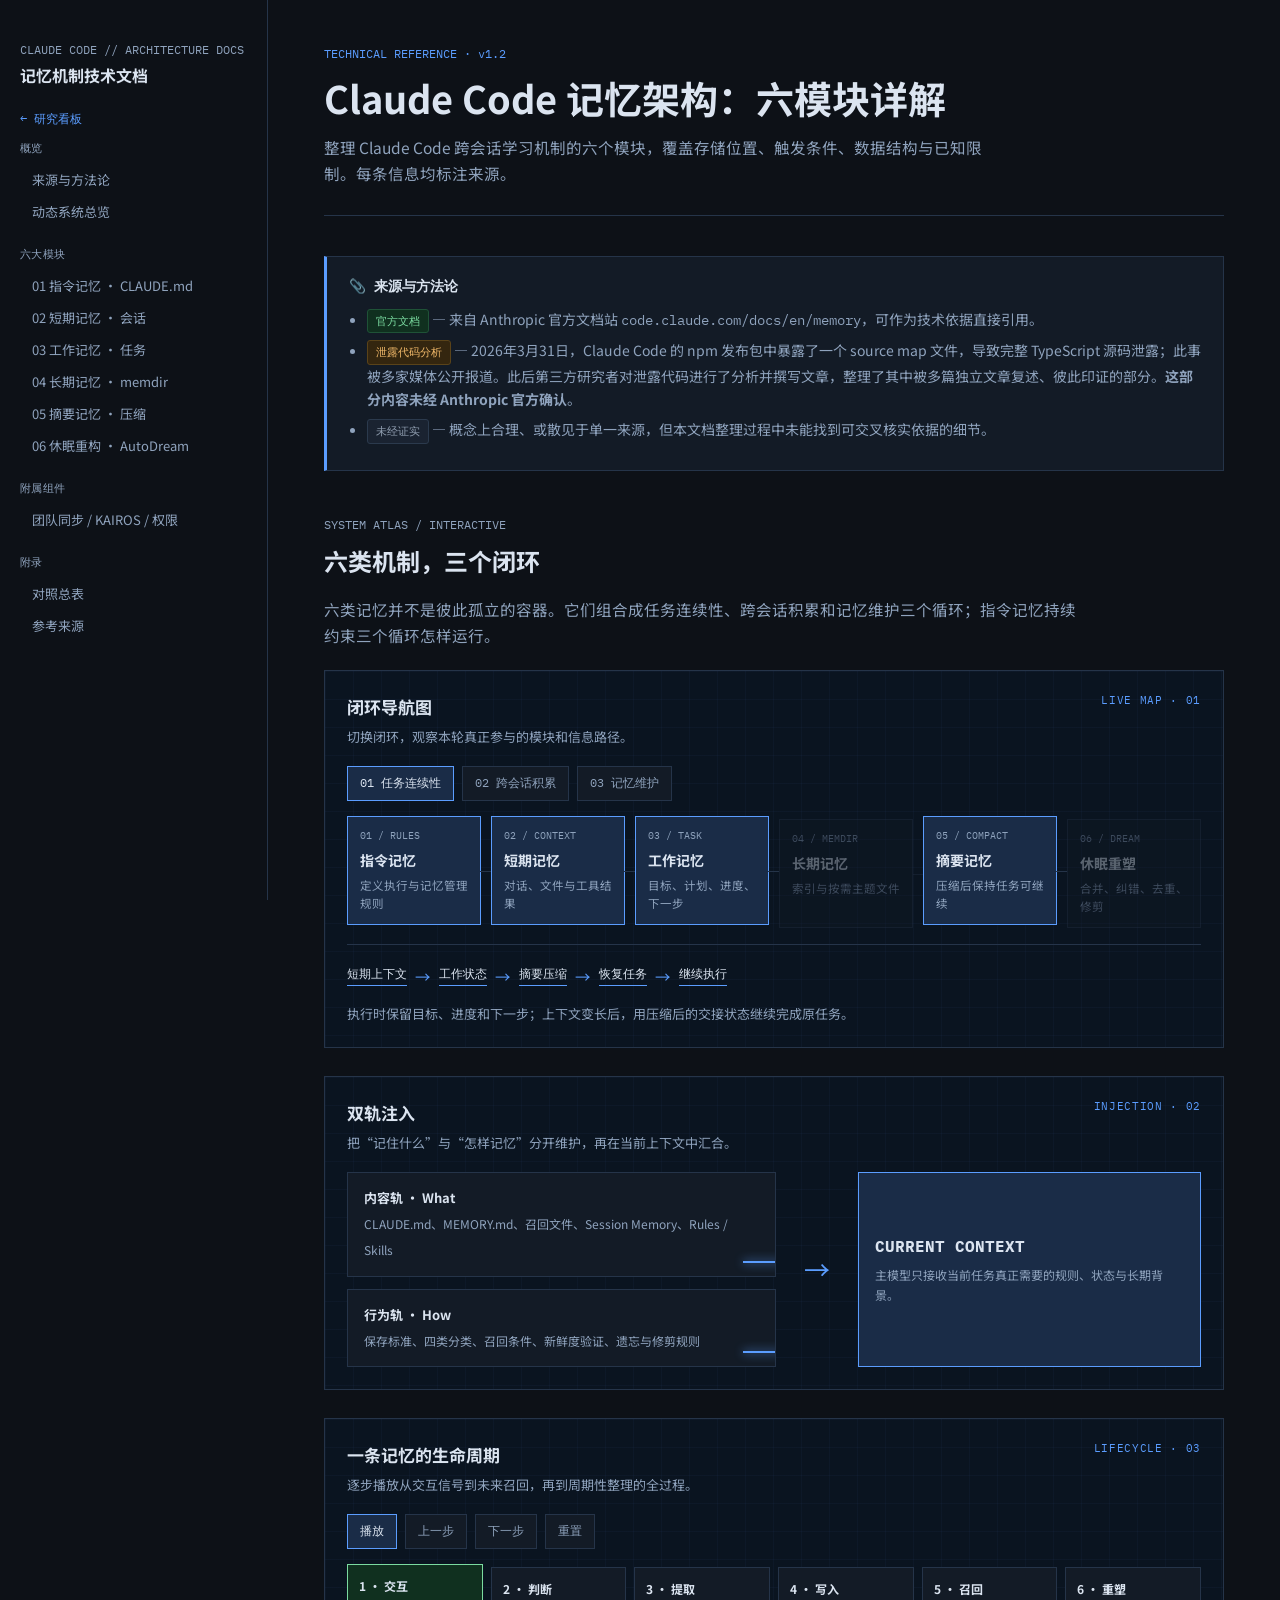
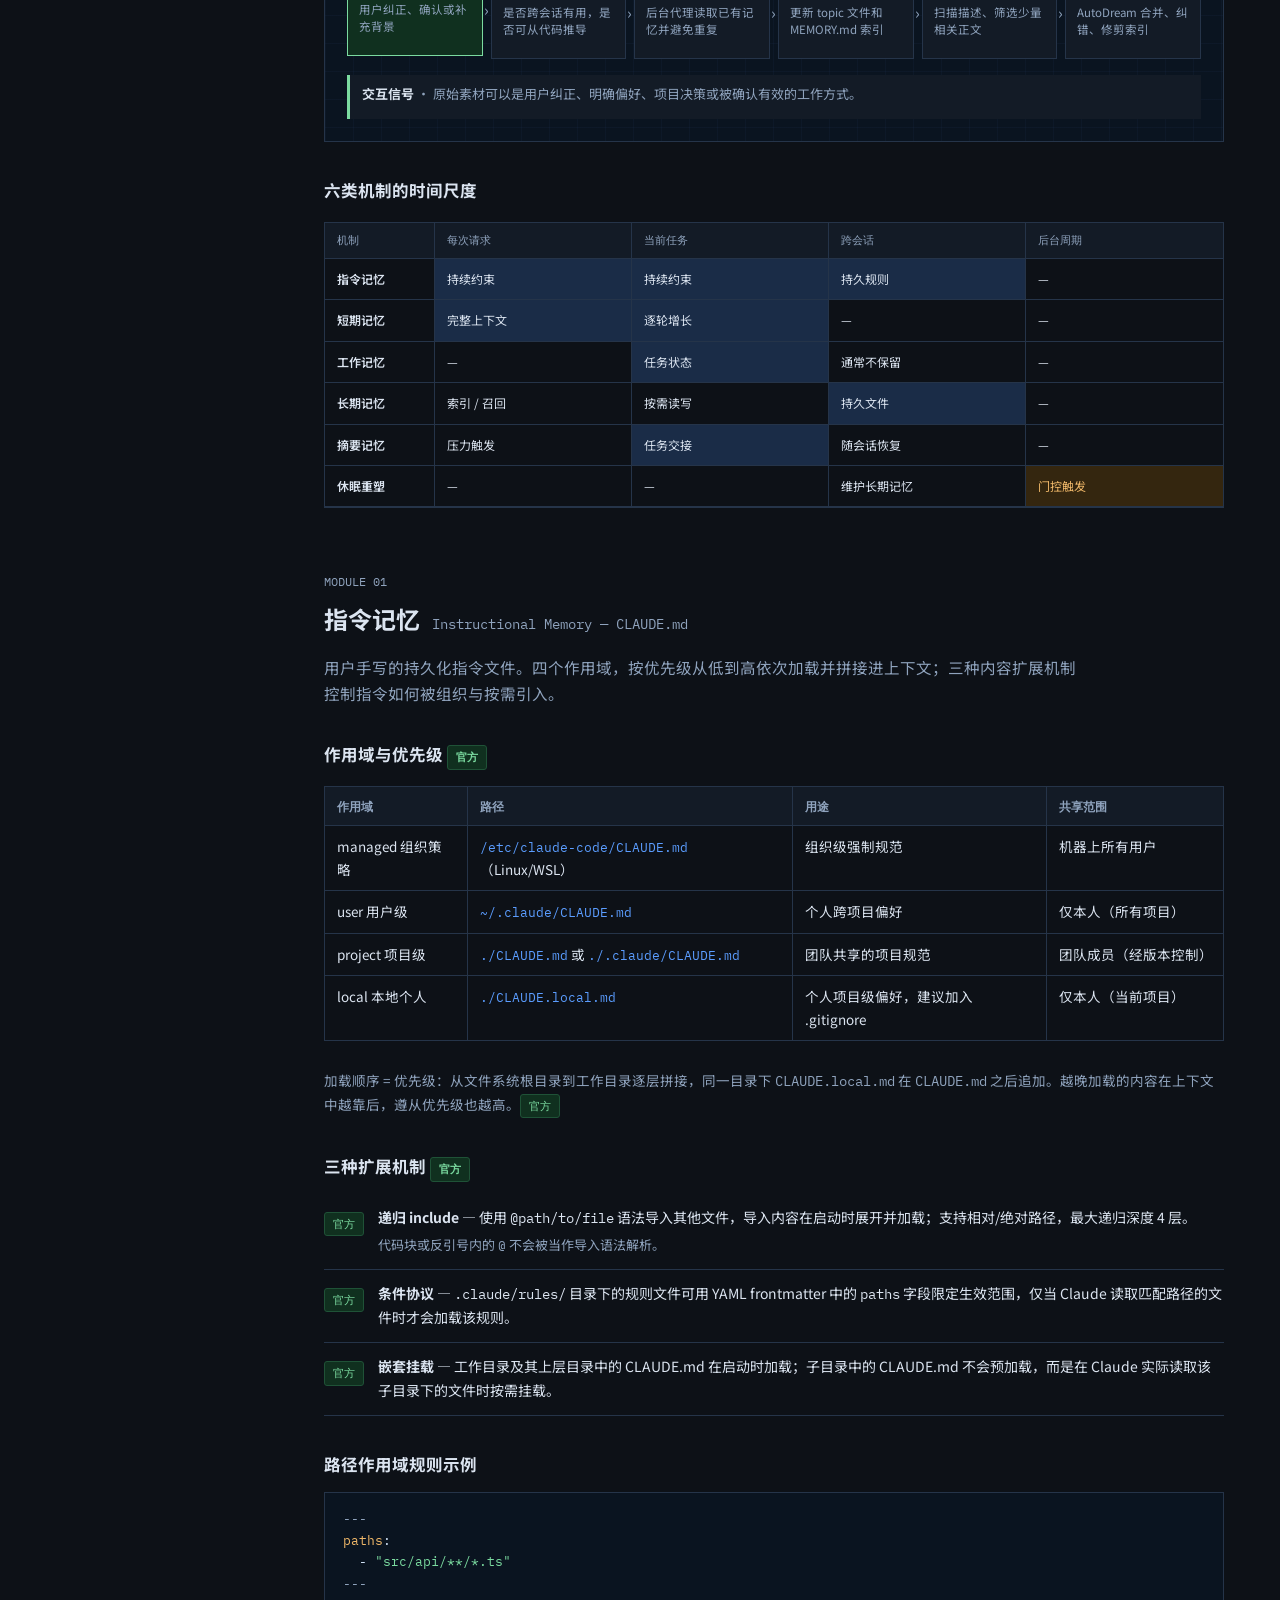
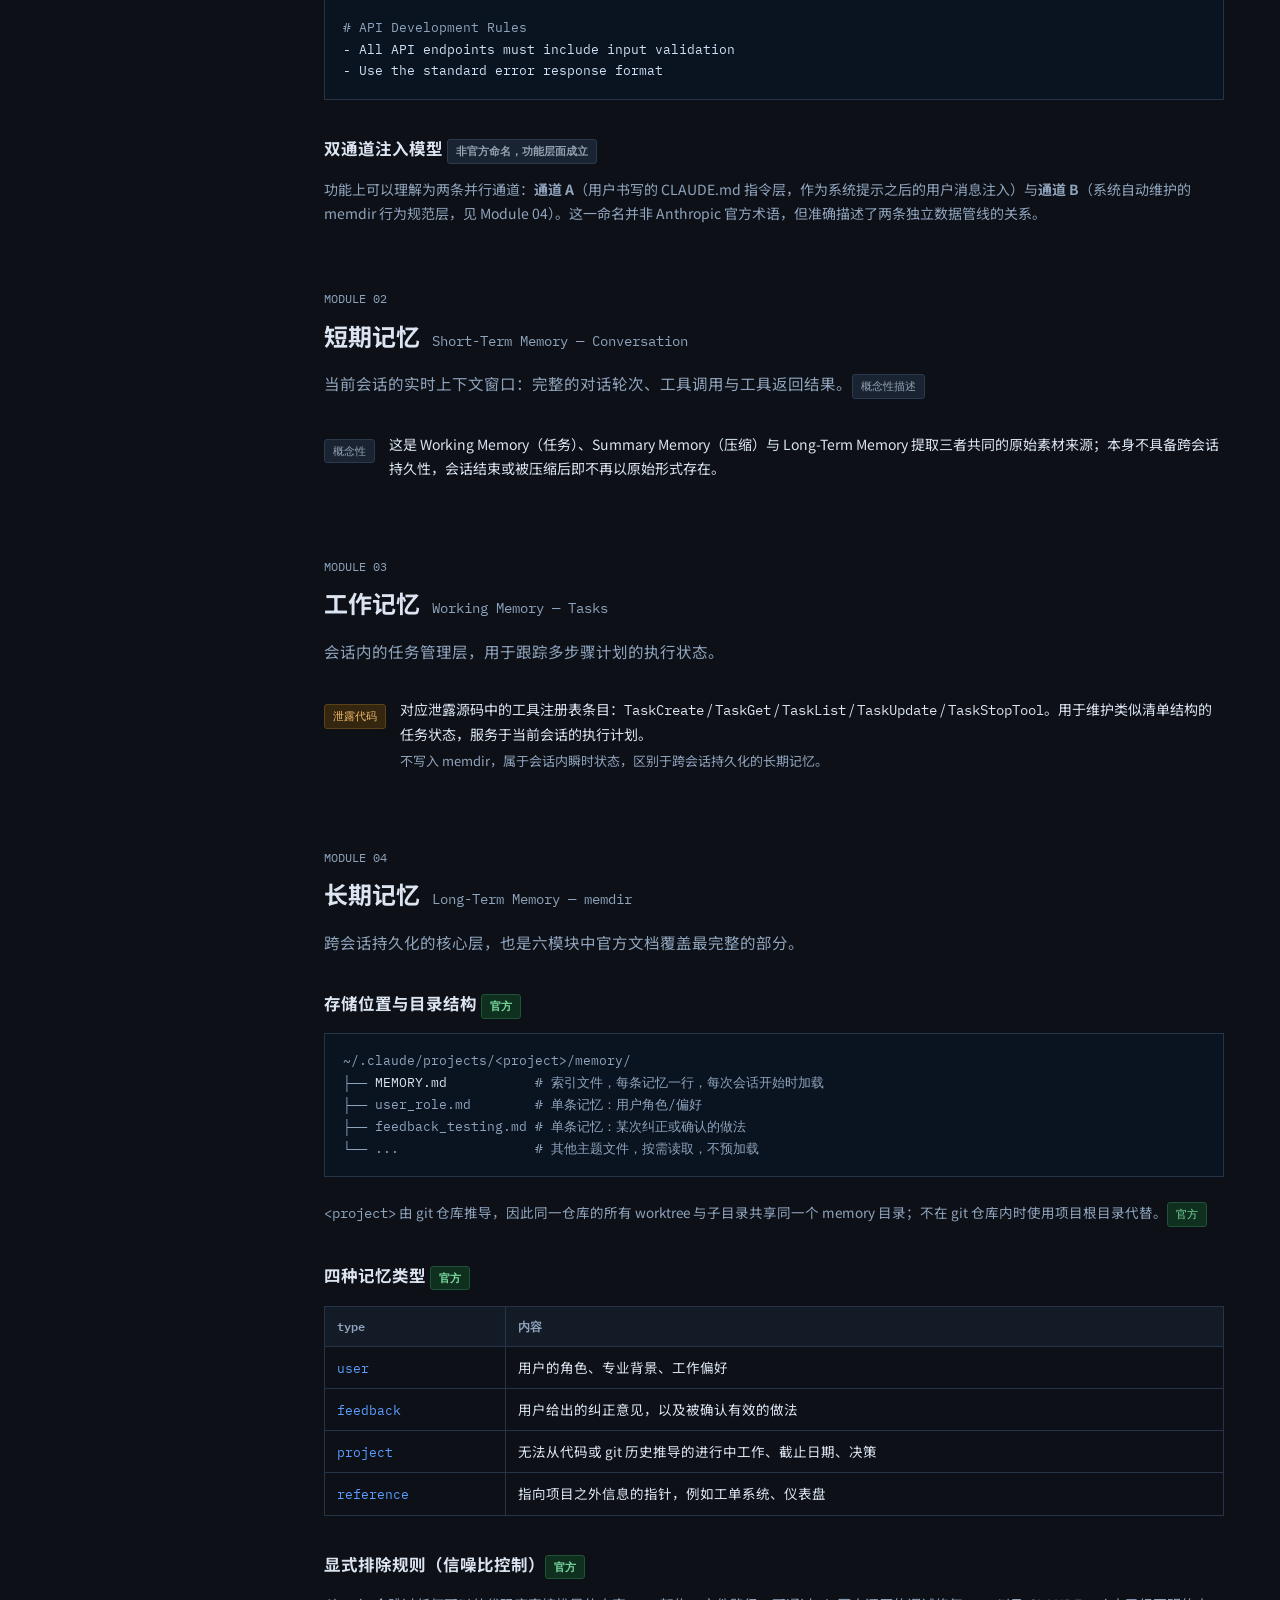
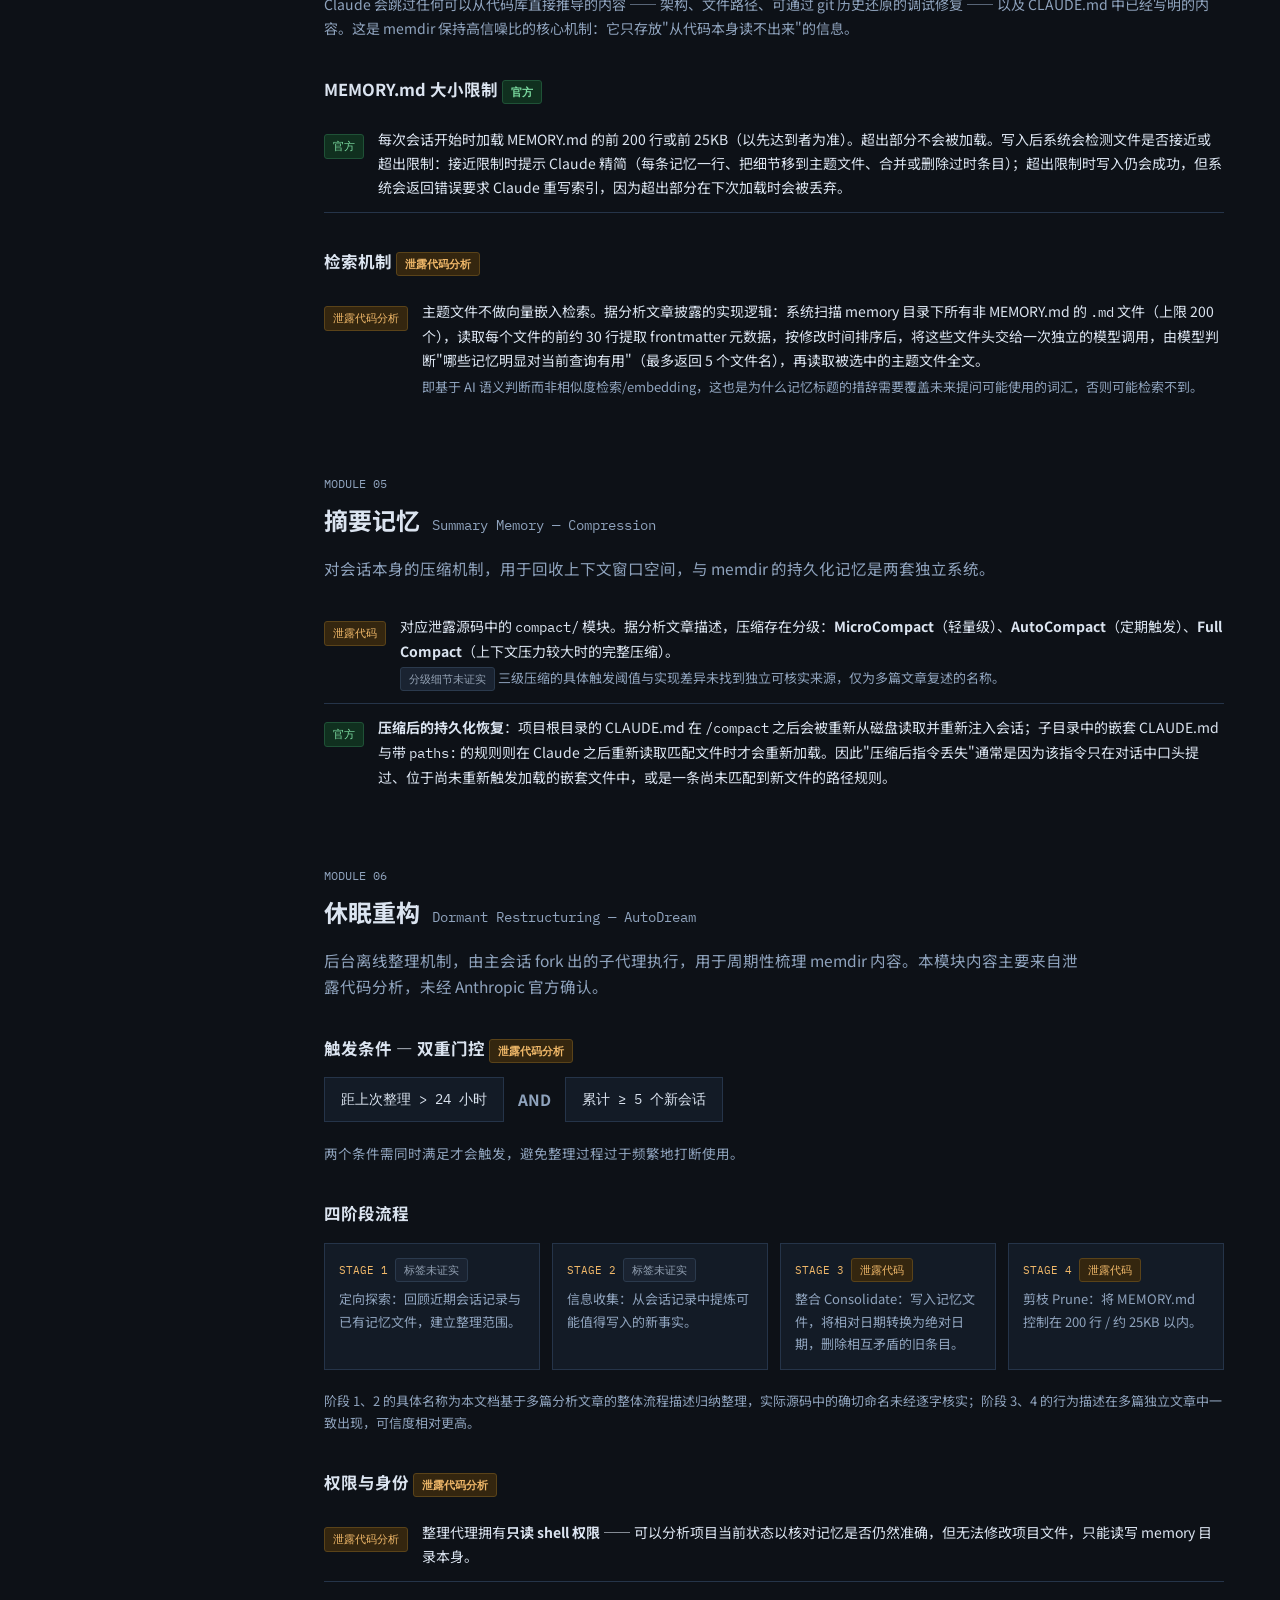
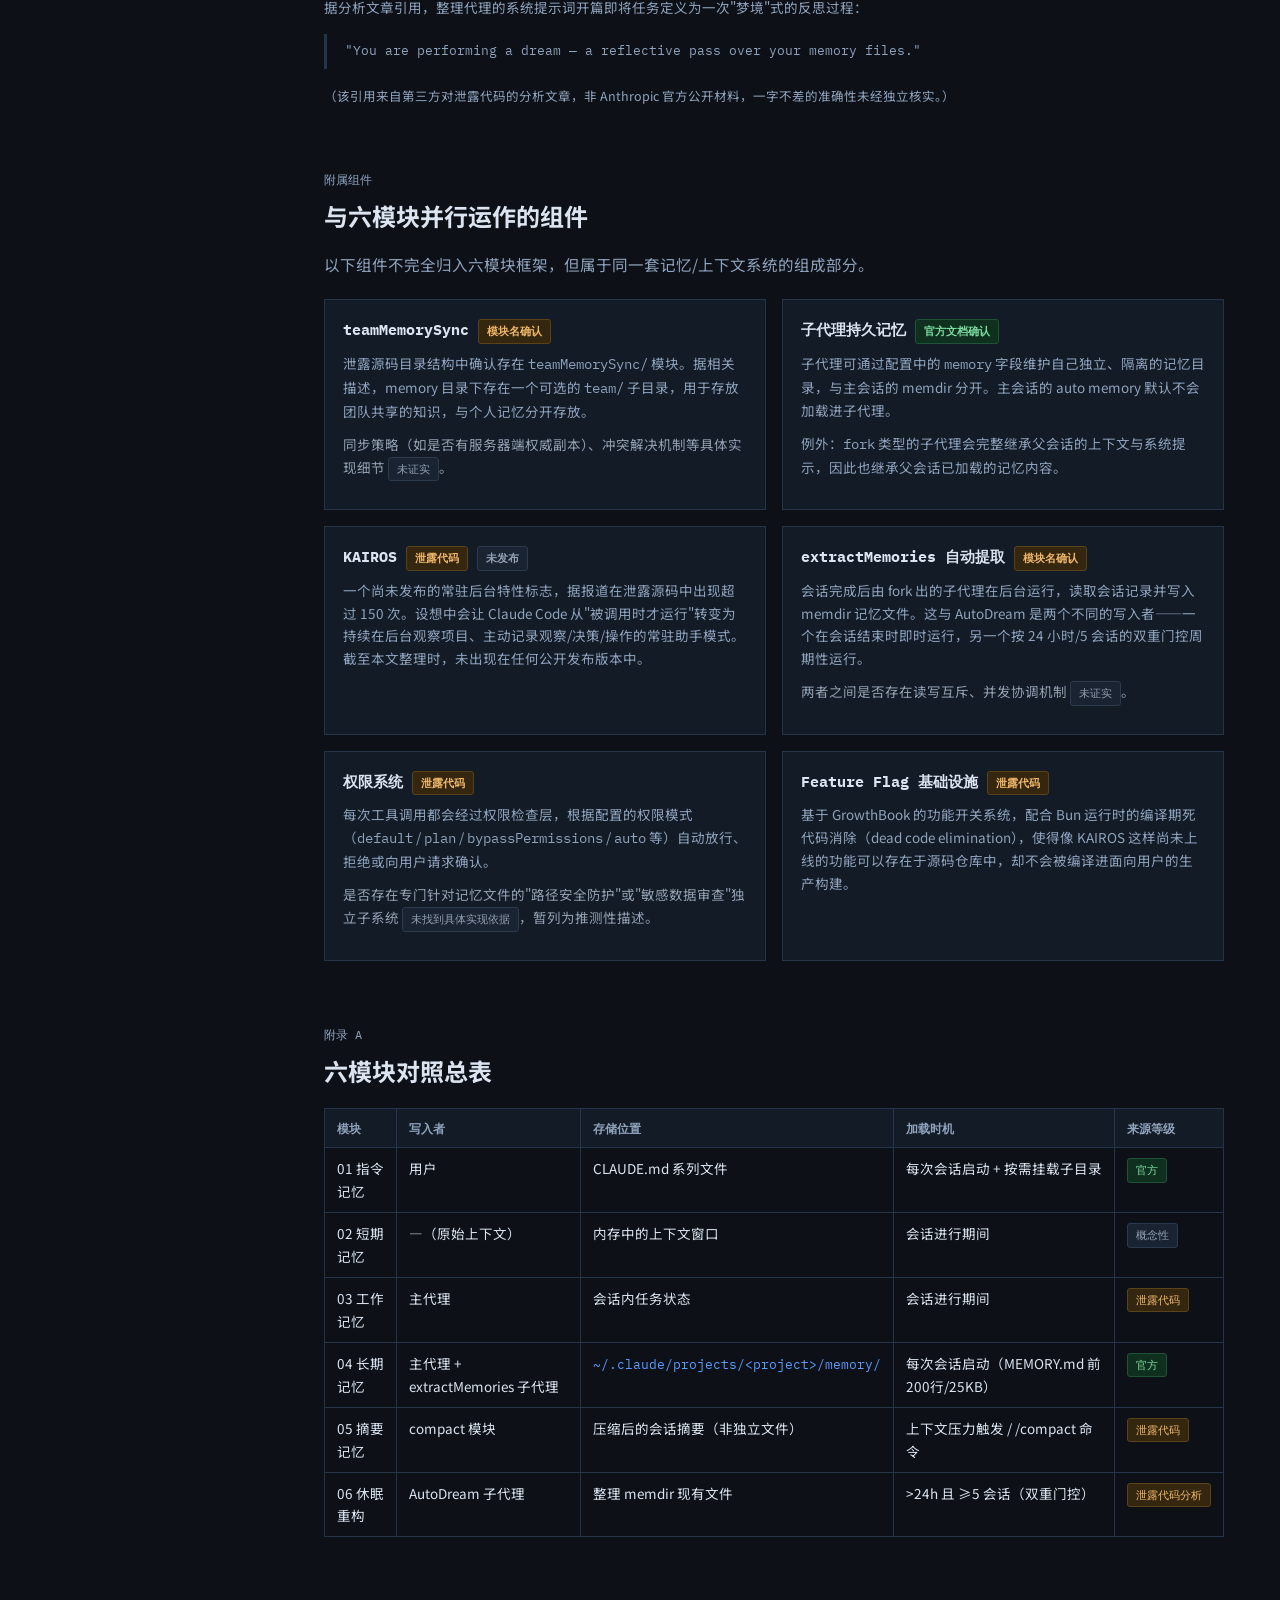
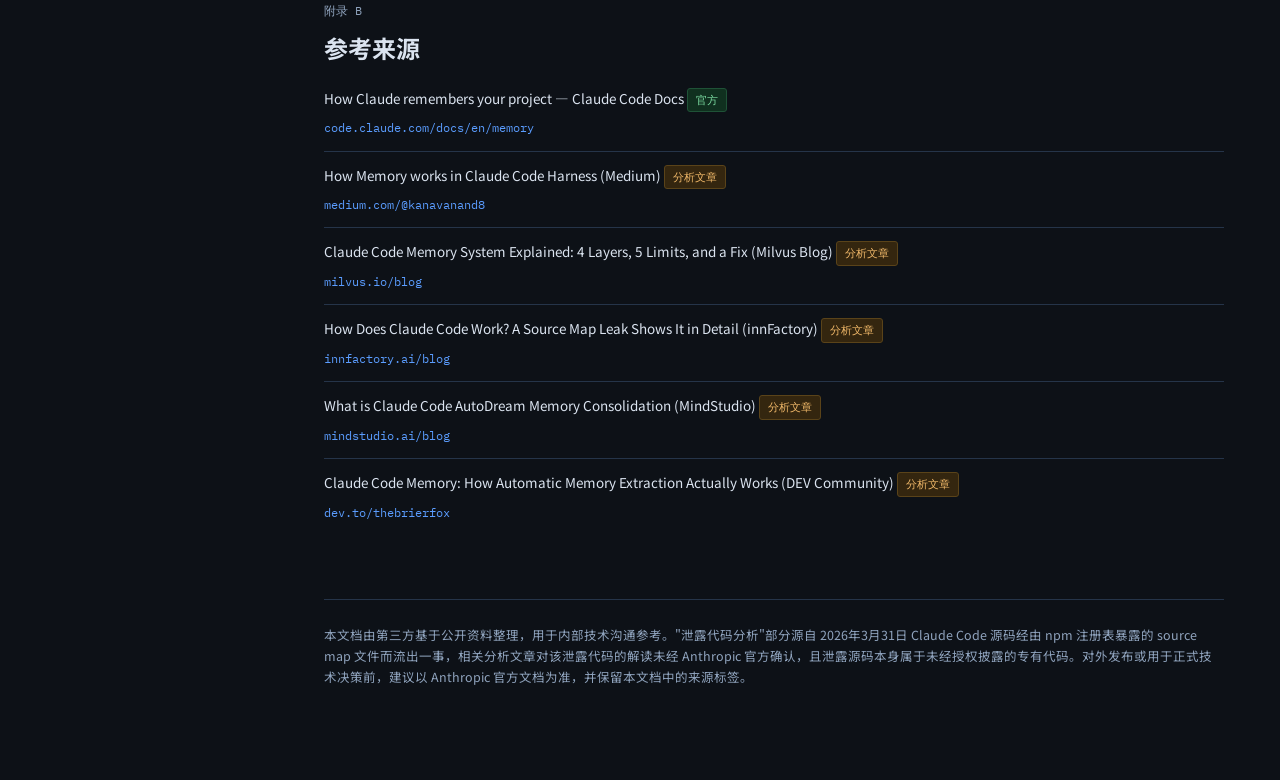
<file: site/claude.html>
<!DOCTYPE html>
<html lang="zh-CN">
<head>
<meta charset="UTF-8">
<meta name="viewport" content="width=device-width, initial-scale=1.0">
<title>Claude Code 记忆架构技术文档</title>
<link rel="preconnect" href="https://fonts.googleapis.com">
<link rel="preconnect" href="https://fonts.gstatic.com" crossorigin>
<link href="https://fonts.googleapis.com/css2?family=IBM+Plex+Mono:wght@400;500;600;700&family=Noto+Sans+SC:wght@400;500;600;700&display=swap" rel="stylesheet">
<style>
  :root {
    --bg: #0d1117;
    --bg-panel: #131b26;
    --bg-code: #0a1420;
    --border: #253449;
    --text: #dbe4f0;
    --text-soft: #8fa3bd;
    --accent: #5b9dff;
    --accent-soft: #1a2c47;
    --official-fg: #7bdba0;
    --official-bg: #10301f;
    --official-border: #1f5237;
    --leak-fg: #f0b869;
    --leak-bg: #34260f;
    --leak-border: #5a4319;
    --unverified-fg: #93a1b3;
    --unverified-bg: #1a2331;
    --unverified-border: #2b3a4d;
    --sidebar-w: 268px;
  }

  * { box-sizing: border-box; }

  html { scroll-behavior: smooth; }

  body {
    margin: 0;
    background: var(--bg);
    color: var(--text);
    font-family: "Noto Sans SC", -apple-system, sans-serif;
    line-height: 1.7;
    font-size: 15.5px;
  }

  code, .mono { font-family: "IBM Plex Mono", monospace; }

  a { color: var(--accent); text-decoration: none; }
  a:hover { text-decoration: underline; }

  /* Layout */
  .shell {
    display: flex;
    min-height: 100vh;
    max-width: 1400px;
    margin: 0 auto;
  }

  nav.sidebar {
    width: var(--sidebar-w);
    flex-shrink: 0;
    border-right: 1px solid var(--border);
    padding: 28px 20px;
    position: sticky;
    top: 0;
    height: 100vh;
    overflow-y: auto;
  }

  @media (max-width: 900px) {
    nav.sidebar { display: none; }
    .shell { display: block; }
  }

  .sidebar .brand {
    font-family: "IBM Plex Mono", monospace;
    font-size: 12px;
    color: var(--text-soft);
    margin-bottom: 4px;
  }
  .sidebar h1 {
    font-size: 16px;
    margin: 0 0 22px;
    line-height: 1.4;
  }

  .sidebar-group { margin-bottom: 18px; }
  .sidebar-group-label {
    font-family: "IBM Plex Mono", monospace;
    font-size: 10.5px;
    letter-spacing: 0.04em;
    color: var(--text-soft);
    text-transform: uppercase;
    margin-bottom: 6px;
  }
  .sidebar a.nav-link {
    display: block;
    font-size: 13px;
    color: var(--text-soft);
    padding: 5px 0 5px 10px;
    border-left: 2px solid transparent;
  }
  .sidebar a.nav-link:hover {
    color: var(--text);
    text-decoration: none;
    border-left-color: var(--accent);
  }

  main {
    flex: 1;
    padding: 44px 56px 100px;
    min-width: 0;
  }
  @media (max-width: 900px) { main { padding: 32px 20px 80px; } }
  @media (max-width: 600px) { main { padding: 24px 14px 60px; } }

  .doc-header {
    margin-bottom: 40px;
    padding-bottom: 28px;
    border-bottom: 1px solid var(--border);
  }
  .doc-kicker {
    font-family: "IBM Plex Mono", monospace;
    font-size: 12px;
    color: var(--accent);
    margin: 0 0 10px;
  }
  .doc-header h1 {
    font-size: clamp(26px, 3.6vw, 38px);
    margin: 0 0 12px;
    line-height: 1.25;
  }
  .doc-header p.lede {
    color: var(--text-soft);
    max-width: 680px;
    font-size: 15.5px;
    margin: 0;
  }

  /* Tags */
  .tag {
    font-family: "IBM Plex Mono", monospace;
    font-size: 11px;
    padding: 3px 8px;
    border-radius: 3px;
    border: 1px solid;
    white-space: nowrap;
    display: inline-block;
    line-height: 1.5;
  }
  .tag.official { background: var(--official-bg); color: var(--official-fg); border-color: var(--official-border); }
  .tag.leak { background: var(--leak-bg); color: var(--leak-fg); border-color: var(--leak-border); }
  .tag.unverified { background: var(--unverified-bg); color: var(--unverified-fg); border-color: var(--unverified-border); }

  /* Methodology callout */
  .callout {
    border: 1px solid var(--border);
    background: var(--bg-panel);
    border-left: 3px solid var(--accent);
    padding: 18px 22px;
    margin: 0 0 44px;
    font-size: 14px;
    color: var(--text-soft);
  }
  .callout h3 {
    font-size: 13.5px;
    color: var(--text);
    margin: 0 0 10px;
    font-family: "IBM Plex Mono", monospace;
  }
  .callout ul { margin: 8px 0; padding-left: 18px; }
  .callout li { margin-bottom: 6px; }

  /* Sections */
  section.module {
    margin-bottom: 64px;
    scroll-margin-top: 24px;
  }
  .module-eyebrow {
    font-family: "IBM Plex Mono", monospace;
    font-size: 12px;
    color: var(--text-soft);
    margin: 0 0 6px;
  }
  section.module h2 {
    font-size: 24px;
    margin: 0 0 6px;
    display: flex;
    align-items: baseline;
    gap: 12px;
    flex-wrap: wrap;
  }
  section.module h2 .en {
    font-family: "IBM Plex Mono", monospace;
    font-size: 14px;
    color: var(--text-soft);
    font-weight: 400;
  }
  section.module > p.desc {
    color: var(--text-soft);
    max-width: 760px;
    margin: 14px 0 22px;
  }

  h3.sub {
    font-size: 16.5px;
    margin: 30px 0 12px;
    padding-top: 4px;
  }

  /* Fact rows */
  .fact {
    display: flex;
    gap: 14px;
    align-items: flex-start;
    padding: 12px 0;
    border-bottom: 1px solid var(--border);
  }
  .fact:last-child { border-bottom: none; }
  .fact .fact-tag-col { flex-shrink: 0; padding-top: 2px; }
  .fact .fact-body { font-size: 14px; color: var(--text); }
  .fact .fact-body .fact-note { color: var(--text-soft); font-size: 13px; margin-top: 3px; }

  /* Tables */
  table {
    width: 100%;
    border-collapse: collapse;
    margin: 16px 0 28px;
    font-size: 13.5px;
  }
  th, td {
    text-align: left;
    padding: 9px 12px;
    border: 1px solid var(--border);
    vertical-align: top;
  }
  th {
    background: var(--bg-panel);
    font-family: "IBM Plex Mono", monospace;
    font-weight: 600;
    font-size: 12px;
    color: var(--text-soft);
  }
  td code { font-size: 12.5px; color: var(--accent); }

  /* Code blocks */
  pre {
    background: var(--bg-code);
    border: 1px solid var(--border);
    padding: 16px 18px;
    overflow-x: auto;
    font-size: 13px;
    line-height: 1.6;
    margin: 14px 0 24px;
  }
  pre code { color: #cfe0f4; }
  .comment { color: var(--text-soft); }
  .kw { color: #f0b869; }
  .str { color: #7bdba0; }

  /* Directory tree */
  .tree {
    background: var(--bg-code);
    border: 1px solid var(--border);
    padding: 16px 18px;
    font-family: "IBM Plex Mono", monospace;
    font-size: 13px;
    color: var(--text-soft);
    margin: 14px 0 24px;
    white-space: pre;
    overflow-x: auto;
  }
  .tree .hl { color: var(--text); }

  /* Stage cards */
  .stage-grid {
    display: grid;
    grid-template-columns: repeat(4, 1fr);
    gap: 12px;
    margin: 16px 0 20px;
  }
  @media (max-width: 800px) { .stage-grid { grid-template-columns: repeat(2, 1fr); } }
  .stage-card {
    border: 1px solid var(--border);
    background: var(--bg-panel);
    padding: 14px;
  }
  .stage-card .stage-n {
    font-family: "IBM Plex Mono", monospace;
    font-size: 11px;
    color: var(--leak-fg);
    display: block;
    margin-bottom: 6px;
  }
  .stage-card p { font-size: 13px; margin: 0; color: var(--text-soft); }

  .gate-row {
    display: flex;
    gap: 14px;
    align-items: center;
    flex-wrap: wrap;
    margin: 14px 0 20px;
  }
  .gate {
    font-family: "IBM Plex Mono", monospace;
    font-size: 13.5px;
    border: 1px solid var(--border);
    background: var(--bg-panel);
    padding: 10px 16px;
  }
  .gate-op { font-weight: 700; color: var(--text-soft); }

  blockquote {
    border-left: 3px solid var(--border);
    margin: 16px 0;
    padding: 6px 18px;
    font-family: "IBM Plex Mono", monospace;
    font-size: 13px;
    color: var(--text-soft);
  }

  /* Aux grid */
  .aux-grid {
    display: grid;
    grid-template-columns: repeat(2, 1fr);
    gap: 16px;
    margin: 16px 0 8px;
  }
  @media (max-width: 700px) { .aux-grid { grid-template-columns: 1fr; } }
  .aux-card {
    border: 1px solid var(--border);
    background: var(--bg-panel);
    padding: 18px;
  }
  .aux-card h4 {
    margin: 0 0 8px;
    font-size: 14.5px;
    font-family: "IBM Plex Mono", monospace;
  }
  .aux-card p { color: var(--text-soft); font-size: 13.5px; margin: 0 0 10px; }

  /* References */
  .ref-list { list-style: none; margin: 0; padding: 0; }
  .ref-list li {
    padding: 12px 0;
    border-bottom: 1px solid var(--border);
    font-size: 13.5px;
  }
  .ref-list li:last-child { border-bottom: none; }
  .ref-list .ref-title { color: var(--text); display: block; margin-bottom: 3px; }
  .ref-list .ref-meta { color: var(--text-soft); font-family: "IBM Plex Mono", monospace; font-size: 12px; }

  footer.doc-footer {
    margin-top: 60px;
    padding-top: 24px;
    border-top: 1px solid var(--border);
    color: var(--text-soft);
    font-size: 12.5px;
  }

  /* Interactive architecture atlas */
  .visual-board {
    border: 1px solid var(--border);
    background:
      linear-gradient(rgba(91, 157, 255, .035) 1px, transparent 1px),
      linear-gradient(90deg, rgba(91, 157, 255, .035) 1px, transparent 1px),
      var(--bg-code);
    background-size: 28px 28px;
    padding: 22px;
    margin: 18px 0 28px;
    overflow: hidden;
  }
  .visual-head {
    display: flex;
    align-items: flex-start;
    justify-content: space-between;
    gap: 18px;
    margin-bottom: 18px;
  }
  .visual-head h3 { margin: 0 0 4px; font-size: 17px; }
  .visual-head p { margin: 0; color: var(--text-soft); font-size: 13px; }
  .visual-label {
    flex-shrink: 0;
    color: var(--accent);
    font: 11px "IBM Plex Mono", monospace;
    letter-spacing: .06em;
  }
  .loop-tabs, .flow-controls {
    display: flex;
    flex-wrap: wrap;
    gap: 8px;
    margin: 0 0 18px;
  }
  .loop-tab, .flow-btn {
    appearance: none;
    border: 1px solid var(--border);
    background: var(--bg-panel);
    color: var(--text-soft);
    padding: 8px 12px;
    font: 12px "IBM Plex Mono", monospace;
    cursor: pointer;
  }
  .loop-tab:hover, .flow-btn:hover { color: var(--text); border-color: var(--accent); }
  .loop-tab[aria-pressed="true"], .flow-btn.primary {
    color: var(--text);
    border-color: var(--accent);
    background: var(--accent-soft);
  }
  .loop-map {
    display: grid;
    grid-template-columns: repeat(6, minmax(92px, 1fr));
    gap: 10px;
    position: relative;
  }
  .memory-node {
    min-height: 108px;
    border: 1px solid var(--border);
    background: rgba(19, 27, 38, .92);
    padding: 12px;
    position: relative;
    transition: border-color .25s ease, background .25s ease, transform .25s ease, opacity .25s ease;
  }
  .memory-node::after {
    content: "";
    position: absolute;
    top: 50%;
    right: -11px;
    width: 11px;
    border-top: 1px solid var(--border);
  }
  .memory-node:last-child::after { display: none; }
  .memory-node .node-n {
    display: block;
    color: var(--text-soft);
    font: 10px "IBM Plex Mono", monospace;
    margin-bottom: 7px;
  }
  .memory-node strong { display: block; font-size: 14px; margin-bottom: 4px; }
  .memory-node small { display: block; color: var(--text-soft); font-size: 11.5px; line-height: 1.5; }
  .memory-node.active {
    border-color: var(--accent);
    background: var(--accent-soft);
    transform: translateY(-3px);
  }
  .memory-node.active::before {
    content: "";
    position: absolute;
    inset: -1px;
    border: 1px solid var(--accent);
    animation: node-pulse 1.8s ease-out infinite;
    pointer-events: none;
  }
  .memory-node.dim { opacity: .38; }
  .loop-route {
    margin-top: 16px;
    border-top: 1px solid var(--border);
    padding-top: 14px;
  }
  .loop-route-line {
    display: flex;
    align-items: center;
    flex-wrap: wrap;
    gap: 8px;
    min-height: 34px;
  }
  .route-stop {
    color: var(--text);
    font: 12px "IBM Plex Mono", monospace;
    border-bottom: 1px solid var(--accent);
    padding-bottom: 2px;
  }
  .route-arrow { color: var(--accent); animation: arrow-pulse 1.2s ease-in-out infinite; }
  .loop-explain { margin: 10px 0 0; color: var(--text-soft); font-size: 13px; }

  .injection-map {
    display: grid;
    grid-template-columns: 1fr 54px minmax(210px, .8fr);
    gap: 14px;
    align-items: stretch;
  }
  .tracks { display: grid; gap: 12px; }
  .track {
    border: 1px solid var(--border);
    background: var(--bg-panel);
    padding: 14px 16px;
    position: relative;
    overflow: hidden;
  }
  .track::after {
    content: "";
    position: absolute;
    height: 2px;
    width: 42px;
    right: -10px;
    bottom: 13px;
    background: var(--accent);
    box-shadow: 0 0 10px var(--accent);
    animation: packet 2.4s linear infinite;
  }
  .track b { display: block; font-size: 13px; }
  .track span { color: var(--text-soft); font-size: 12px; }
  .merge-arrow {
    display: grid;
    place-items: center;
    color: var(--accent);
    font-size: 26px;
  }
  .context-box {
    border: 1px solid var(--accent);
    background: var(--accent-soft);
    padding: 16px;
    display: flex;
    flex-direction: column;
    justify-content: center;
  }
  .context-box strong { font-family: "IBM Plex Mono", monospace; }
  .context-box span { color: var(--text-soft); font-size: 12px; margin-top: 5px; }

  .lifecycle {
    display: grid;
    grid-template-columns: repeat(6, 1fr);
    gap: 8px;
    margin: 16px 0;
  }
  .life-step {
    border: 1px solid var(--border);
    background: var(--bg-panel);
    padding: 11px;
    min-height: 92px;
    transition: .2s ease;
    position: relative;
  }
  .life-step:not(:last-child)::after {
    content: "›";
    color: var(--text-soft);
    position: absolute;
    right: -7px;
    top: 31px;
    z-index: 2;
  }
  .life-step b { display: block; font-size: 12px; margin-bottom: 5px; }
  .life-step span { display: block; color: var(--text-soft); font-size: 11.5px; line-height: 1.45; }
  .life-step.active {
    border-color: var(--official-fg);
    background: var(--official-bg);
    transform: translateY(-3px);
  }
  .flow-status {
    min-height: 44px;
    border-left: 3px solid var(--official-fg);
    padding: 8px 12px;
    background: var(--bg-panel);
    color: var(--text-soft);
    font-size: 13px;
  }
  .flow-status strong { color: var(--text); }

  .timescale {
    display: grid;
    grid-template-columns: 110px repeat(4, 1fr);
    border: 1px solid var(--border);
    margin: 18px 0 28px;
  }
  .timescale > div { padding: 10px 12px; border-right: 1px solid var(--border); border-bottom: 1px solid var(--border); font-size: 12px; }
  .timescale > div:nth-child(5n) { border-right: 0; }
  .timescale .scale-head { color: var(--text-soft); font: 10.5px "IBM Plex Mono", monospace; background: var(--bg-panel); }
  .timescale .scale-name { color: var(--text); font-weight: 600; }
  .timescale .occupied { background: var(--accent-soft); color: var(--text); }
  .timescale .maintained { background: var(--leak-bg); color: var(--leak-fg); }

  @keyframes node-pulse { from { opacity: .8; transform: scale(1); } to { opacity: 0; transform: scale(1.06); } }
  @keyframes arrow-pulse { 50% { transform: translateX(3px); opacity: .55; } }
  @keyframes packet { from { transform: translateX(-340px); } to { transform: translateX(80px); } }

  @media (max-width: 880px) {
    .loop-map { grid-template-columns: repeat(3, 1fr); }
    .memory-node:nth-child(3)::after { display: none; }
    .lifecycle { grid-template-columns: repeat(3, 1fr); }
  }
  @media (max-width: 620px) {
    .visual-board { padding: 16px; }
    .visual-head, .injection-map { display: block; }
    .visual-label { margin-top: 8px; }
    .loop-map { grid-template-columns: 1fr 1fr; }
    .memory-node:nth-child(2n)::after { display: none; }
    .merge-arrow { transform: rotate(90deg); min-height: 46px; }
    .context-box { min-height: 110px; }
    .lifecycle { grid-template-columns: 1fr 1fr; }
    .timescale { grid-template-columns: 92px repeat(4, 96px); width: 100%; max-width: 100%; overflow-x: auto; }
    table { display: block; width: 100%; max-width: 100%; overflow-x: auto; }
  }
  @media (prefers-reduced-motion: reduce) {
    *, *::before, *::after { animation-duration: .001ms !important; animation-iteration-count: 1 !important; scroll-behavior: auto !important; }
  }
</style>
</head>
<body>
<div class="shell">

  <nav class="sidebar">
    <p class="brand">CLAUDE CODE // ARCHITECTURE DOCS</p>
    <h1>记忆机制技术文档</h1>
    <p class="brand"><a href="/ai-memory/">← 研究看板</a></p>

    <div class="sidebar-group">
      <p class="sidebar-group-label">概览</p>
      <a class="nav-link" href="#methodology">来源与方法论</a>
      <a class="nav-link" href="#atlas">动态系统总览</a>
    </div>

    <div class="sidebar-group">
      <p class="sidebar-group-label">六大模块</p>
      <a class="nav-link" href="#m1">01 指令记忆 · CLAUDE.md</a>
      <a class="nav-link" href="#m2">02 短期记忆 · 会话</a>
      <a class="nav-link" href="#m3">03 工作记忆 · 任务</a>
      <a class="nav-link" href="#m4">04 长期记忆 · memdir</a>
      <a class="nav-link" href="#m5">05 摘要记忆 · 压缩</a>
      <a class="nav-link" href="#m6">06 休眠重构 · AutoDream</a>
    </div>

    <div class="sidebar-group">
      <p class="sidebar-group-label">附属组件</p>
      <a class="nav-link" href="#aux">团队同步 / KAIROS / 权限</a>
    </div>

    <div class="sidebar-group">
      <p class="sidebar-group-label">附录</p>
      <a class="nav-link" href="#matrix">对照总表</a>
      <a class="nav-link" href="#refs">参考来源</a>
    </div>
  </nav>

  <main>
    <div class="doc-header">
      <p class="doc-kicker">TECHNICAL REFERENCE · v1.2</p>
      <h1>Claude Code 记忆架构：六模块详解</h1>
      <p class="lede">整理 Claude Code 跨会话学习机制的六个模块，覆盖存储位置、触发条件、数据结构与已知限制。每条信息均标注来源。</p>
    </div>

    <div class="callout" id="methodology">
      <h3>📎 来源与方法论</h3>
      <ul>
        <li><span class="tag official">官方文档</span> — 来自 Anthropic 官方文档站 <code>code.claude.com/docs/en/memory</code>，可作为技术依据直接引用。</li>
        <li><span class="tag leak">泄露代码分析</span> — 2026年3月31日，Claude Code 的 npm 发布包中暴露了一个 source map 文件，导致完整 TypeScript 源码泄露；此事被多家媒体公开报道。此后第三方研究者对泄露代码进行了分析并撰写文章，整理了其中被多篇独立文章复述、彼此印证的部分。<strong>这部分内容未经 Anthropic 官方确认</strong>。</li>
        <li><span class="tag unverified">未经证实</span> — 概念上合理、或散见于单一来源，但本文档整理过程中未能找到可交叉核实依据的细节。</li>
      </ul>
    </div>

    <section class="module" id="atlas">
      <p class="module-eyebrow">SYSTEM ATLAS / INTERACTIVE</p>
      <h2>六类机制，三个闭环</h2>
      <p class="desc">六类记忆并不是彼此孤立的容器。它们组合成任务连续性、跨会话积累和记忆维护三个循环；指令记忆持续约束三个循环怎样运行。</p>

      <div class="visual-board">
        <div class="visual-head">
          <div><h3>闭环导航图</h3><p>切换闭环，观察本轮真正参与的模块和信息路径。</p></div>
          <span class="visual-label">LIVE MAP · 01</span>
        </div>
        <div class="loop-tabs" role="group" aria-label="选择闭环">
          <button class="loop-tab" type="button" data-loop="continuity" aria-pressed="true">01 任务连续性</button>
          <button class="loop-tab" type="button" data-loop="learning" aria-pressed="false">02 跨会话积累</button>
          <button class="loop-tab" type="button" data-loop="maintenance" aria-pressed="false">03 记忆维护</button>
        </div>
        <div class="loop-map" id="loop-map">
          <div class="memory-node" data-module="instruction"><span class="node-n">01 / RULES</span><strong>指令记忆</strong><small>定义执行与记忆管理规则</small></div>
          <div class="memory-node active" data-module="short"><span class="node-n">02 / CONTEXT</span><strong>短期记忆</strong><small>对话、文件与工具结果</small></div>
          <div class="memory-node active" data-module="working"><span class="node-n">03 / TASK</span><strong>工作记忆</strong><small>目标、计划、进度、下一步</small></div>
          <div class="memory-node" data-module="long"><span class="node-n">04 / MEMDIR</span><strong>长期记忆</strong><small>索引与按需主题文件</small></div>
          <div class="memory-node active" data-module="summary"><span class="node-n">05 / COMPACT</span><strong>摘要记忆</strong><small>压缩后保持任务可继续</small></div>
          <div class="memory-node" data-module="dream"><span class="node-n">06 / DREAM</span><strong>休眠重塑</strong><small>合并、纠错、去重、修剪</small></div>
        </div>
        <div class="loop-route" aria-live="polite">
          <div class="loop-route-line" id="loop-route"></div>
          <p class="loop-explain" id="loop-explain"></p>
        </div>
      </div>

      <div class="visual-board">
        <div class="visual-head">
          <div><h3>双轨注入</h3><p>把“记住什么”与“怎样记忆”分开维护，再在当前上下文中汇合。</p></div>
          <span class="visual-label">INJECTION · 02</span>
        </div>
        <div class="injection-map">
          <div class="tracks">
            <div class="track"><b>内容轨 · What</b><span>CLAUDE.md、MEMORY.md、召回文件、Session Memory、Rules / Skills</span></div>
            <div class="track"><b>行为轨 · How</b><span>保存标准、四类分类、召回条件、新鲜度验证、遗忘与修剪规则</span></div>
          </div>
          <div class="merge-arrow" aria-hidden="true">→</div>
          <div class="context-box"><strong>CURRENT CONTEXT</strong><span>主模型只接收当前任务真正需要的规则、状态与长期背景。</span></div>
        </div>
      </div>

      <div class="visual-board">
        <div class="visual-head">
          <div><h3>一条记忆的生命周期</h3><p>逐步播放从交互信号到未来召回，再到周期性整理的全过程。</p></div>
          <span class="visual-label">LIFECYCLE · 03</span>
        </div>
        <div class="flow-controls">
          <button class="flow-btn primary" type="button" id="life-play">播放</button>
          <button class="flow-btn" type="button" id="life-prev">上一步</button>
          <button class="flow-btn" type="button" id="life-next">下一步</button>
          <button class="flow-btn" type="button" id="life-reset">重置</button>
        </div>
        <div class="lifecycle" id="lifecycle">
          <div class="life-step active"><b>1 · 交互</b><span>用户纠正、确认或补充背景</span></div>
          <div class="life-step"><b>2 · 判断</b><span>是否跨会话有用，是否可从代码推导</span></div>
          <div class="life-step"><b>3 · 提取</b><span>后台代理读取已有记忆并避免重复</span></div>
          <div class="life-step"><b>4 · 写入</b><span>更新 topic 文件和 MEMORY.md 索引</span></div>
          <div class="life-step"><b>5 · 召回</b><span>扫描描述、筛选少量相关正文</span></div>
          <div class="life-step"><b>6 · 重塑</b><span>AutoDream 合并、纠错、修剪索引</span></div>
        </div>
        <div class="flow-status" id="life-status" aria-live="polite"></div>
      </div>

      <h3 class="sub">六类机制的时间尺度</h3>
      <div class="timescale" aria-label="六类机制时间尺度矩阵">
        <div class="scale-head">机制</div><div class="scale-head">每次请求</div><div class="scale-head">当前任务</div><div class="scale-head">跨会话</div><div class="scale-head">后台周期</div>
        <div class="scale-name">指令记忆</div><div class="occupied">持续约束</div><div class="occupied">持续约束</div><div class="occupied">持久规则</div><div>—</div>
        <div class="scale-name">短期记忆</div><div class="occupied">完整上下文</div><div class="occupied">逐轮增长</div><div>—</div><div>—</div>
        <div class="scale-name">工作记忆</div><div>—</div><div class="occupied">任务状态</div><div>通常不保留</div><div>—</div>
        <div class="scale-name">长期记忆</div><div>索引 / 召回</div><div>按需读写</div><div class="occupied">持久文件</div><div>—</div>
        <div class="scale-name">摘要记忆</div><div>压力触发</div><div class="occupied">任务交接</div><div>随会话恢复</div><div>—</div>
        <div class="scale-name">休眠重塑</div><div>—</div><div>—</div><div>维护长期记忆</div><div class="maintained">门控触发</div>
      </div>
    </section>

    <!-- MODULE 1 -->
    <section class="module" id="m1">
      <p class="module-eyebrow">MODULE 01</p>
      <h2>指令记忆 <span class="en">Instructional Memory — CLAUDE.md</span></h2>
      <p class="desc">用户手写的持久化指令文件。四个作用域，按优先级从低到高依次加载并拼接进上下文；三种内容扩展机制控制指令如何被组织与按需引入。</p>

      <h3 class="sub">作用域与优先级 <span class="tag official">官方</span></h3>
      <table>
        <tr><th>作用域</th><th>路径</th><th>用途</th><th>共享范围</th></tr>
        <tr><td>managed 组织策略</td><td><code>/etc/claude-code/CLAUDE.md</code>（Linux/WSL）</td><td>组织级强制规范</td><td>机器上所有用户</td></tr>
        <tr><td>user 用户级</td><td><code>~/.claude/CLAUDE.md</code></td><td>个人跨项目偏好</td><td>仅本人（所有项目）</td></tr>
        <tr><td>project 项目级</td><td><code>./CLAUDE.md</code> 或 <code>./.claude/CLAUDE.md</code></td><td>团队共享的项目规范</td><td>团队成员（经版本控制）</td></tr>
        <tr><td>local 本地个人</td><td><code>./CLAUDE.local.md</code></td><td>个人项目级偏好，建议加入 .gitignore</td><td>仅本人（当前项目）</td></tr>
      </table>
      <p style="color:var(--text-soft); font-size:13.5px;">加载顺序 = 优先级：从文件系统根目录到工作目录逐层拼接，同一目录下 <code>CLAUDE.local.md</code> 在 <code>CLAUDE.md</code> 之后追加。越晚加载的内容在上下文中越靠后，遵从优先级也越高。<span class="tag official">官方</span></p>

      <h3 class="sub">三种扩展机制 <span class="tag official">官方</span></h3>
      <div class="fact">
        <div class="fact-tag-col"><span class="tag official">官方</span></div>
        <div class="fact-body">
          <strong>递归 include</strong> — 使用 <code>@path/to/file</code> 语法导入其他文件，导入内容在启动时展开并加载；支持相对/绝对路径，最大递归深度 4 层。
          <div class="fact-note">代码块或反引号内的 <code>@</code> 不会被当作导入语法解析。</div>
        </div>
      </div>
      <div class="fact">
        <div class="fact-tag-col"><span class="tag official">官方</span></div>
        <div class="fact-body">
          <strong>条件协议</strong> — <code>.claude/rules/</code> 目录下的规则文件可用 YAML frontmatter 中的 <code>paths</code> 字段限定生效范围，仅当 Claude 读取匹配路径的文件时才会加载该规则。
        </div>
      </div>
      <div class="fact">
        <div class="fact-tag-col"><span class="tag official">官方</span></div>
        <div class="fact-body">
          <strong>嵌套挂载</strong> — 工作目录及其上层目录中的 CLAUDE.md 在启动时加载；子目录中的 CLAUDE.md 不会预加载，而是在 Claude 实际读取该子目录下的文件时按需挂载。
        </div>
      </div>

      <h3 class="sub">路径作用域规则示例</h3>
      <pre><code><span class="comment">---</span>
<span class="kw">paths</span>:
  - <span class="str">"src/api/**/*.ts"</span>
<span class="comment">---</span>

<span class="comment"># API Development Rules</span>
- All API endpoints must include input validation
- Use the standard error response format</code></pre>

      <h3 class="sub">双通道注入模型 <span class="tag unverified">非官方命名，功能层面成立</span></h3>
      <p style="color:var(--text-soft); font-size:14px;">功能上可以理解为两条并行通道：<strong>通道 A</strong>（用户书写的 CLAUDE.md 指令层，作为系统提示之后的用户消息注入）与<strong>通道 B</strong>（系统自动维护的 memdir 行为规范层，见 Module 04）。这一命名并非 Anthropic 官方术语，但准确描述了两条独立数据管线的关系。</p>
    </section>

    <!-- MODULE 2 -->
    <section class="module" id="m2">
      <p class="module-eyebrow">MODULE 02</p>
      <h2>短期记忆 <span class="en">Short-Term Memory — Conversation</span></h2>
      <p class="desc">当前会话的实时上下文窗口：完整的对话轮次、工具调用与工具返回结果。<span class="tag unverified">概念性描述</span></p>
      <div class="fact">
        <div class="fact-tag-col"><span class="tag unverified">概念性</span></div>
        <div class="fact-body">
          这是 Working Memory（任务）、Summary Memory（压缩）与 Long-Term Memory 提取三者共同的原始素材来源；本身不具备跨会话持久性，会话结束或被压缩后即不再以原始形式存在。
        </div>
      </div>
    </section>

    <!-- MODULE 3 -->
    <section class="module" id="m3">
      <p class="module-eyebrow">MODULE 03</p>
      <h2>工作记忆 <span class="en">Working Memory — Tasks</span></h2>
      <p class="desc">会话内的任务管理层，用于跟踪多步骤计划的执行状态。</p>
      <div class="fact">
        <div class="fact-tag-col"><span class="tag leak">泄露代码</span></div>
        <div class="fact-body">
          对应泄露源码中的工具注册表条目：<code>TaskCreate</code> / <code>TaskGet</code> / <code>TaskList</code> / <code>TaskUpdate</code> / <code>TaskStopTool</code>。用于维护类似清单结构的任务状态，服务于当前会话的执行计划。
          <div class="fact-note">不写入 memdir，属于会话内瞬时状态，区别于跨会话持久化的长期记忆。</div>
        </div>
      </div>
    </section>

    <!-- MODULE 4 -->
    <section class="module" id="m4">
      <p class="module-eyebrow">MODULE 04</p>
      <h2>长期记忆 <span class="en">Long-Term Memory — memdir</span></h2>
      <p class="desc">跨会话持久化的核心层，也是六模块中官方文档覆盖最完整的部分。</p>

      <h3 class="sub">存储位置与目录结构 <span class="tag official">官方</span></h3>
      <div class="tree">~/.claude/projects/&lt;project&gt;/memory/
├── <span class="hl">MEMORY.md</span>           <span class="comment"># 索引文件，每条记忆一行，每次会话开始时加载</span>
├── user_role.md        <span class="comment"># 单条记忆：用户角色/偏好</span>
├── feedback_testing.md <span class="comment"># 单条记忆：某次纠正或确认的做法</span>
└── ...                 <span class="comment"># 其他主题文件，按需读取，不预加载</span></div>
      <p style="color:var(--text-soft); font-size:13.5px;"><code>&lt;project&gt;</code> 由 git 仓库推导，因此同一仓库的所有 worktree 与子目录共享同一个 memory 目录；不在 git 仓库内时使用项目根目录代替。<span class="tag official">官方</span></p>

      <h3 class="sub">四种记忆类型 <span class="tag official">官方</span></h3>
      <table>
        <tr><th>type</th><th>内容</th></tr>
        <tr><td><code>user</code></td><td>用户的角色、专业背景、工作偏好</td></tr>
        <tr><td><code>feedback</code></td><td>用户给出的纠正意见，以及被确认有效的做法</td></tr>
        <tr><td><code>project</code></td><td>无法从代码或 git 历史推导的进行中工作、截止日期、决策</td></tr>
        <tr><td><code>reference</code></td><td>指向项目之外信息的指针，例如工单系统、仪表盘</td></tr>
      </table>

      <h3 class="sub">显式排除规则（信噪比控制）<span class="tag official">官方</span></h3>
      <p style="color:var(--text-soft); font-size:14px;">Claude 会跳过任何可以从代码库直接推导的内容 —— 架构、文件路径、可通过 git 历史还原的调试修复 —— 以及 CLAUDE.md 中已经写明的内容。这是 memdir 保持高信噪比的核心机制：它只存放"从代码本身读不出来"的信息。</p>

      <h3 class="sub">MEMORY.md 大小限制 <span class="tag official">官方</span></h3>
      <div class="fact">
        <div class="fact-tag-col"><span class="tag official">官方</span></div>
        <div class="fact-body">
          每次会话开始时加载 MEMORY.md 的前 200 行或前 25KB（以先达到者为准）。超出部分不会被加载。写入后系统会检测文件是否接近或超出限制：接近限制时提示 Claude 精简（每条记忆一行、把细节移到主题文件、合并或删除过时条目）；超出限制时写入仍会成功，但系统会返回错误要求 Claude 重写索引，因为超出部分在下次加载时会被丢弃。
        </div>
      </div>

      <h3 class="sub">检索机制 <span class="tag leak">泄露代码分析</span></h3>
      <div class="fact">
        <div class="fact-tag-col"><span class="tag leak">泄露代码分析</span></div>
        <div class="fact-body">
          主题文件不做向量嵌入检索。据分析文章披露的实现逻辑：系统扫描 memory 目录下所有非 MEMORY.md 的 <code>.md</code> 文件（上限 200 个），读取每个文件的前约 30 行提取 frontmatter 元数据，按修改时间排序后，将这些文件头交给一次独立的模型调用，由模型判断"哪些记忆明显对当前查询有用"（最多返回 5 个文件名），再读取被选中的主题文件全文。
          <div class="fact-note">即基于 AI 语义判断而非相似度检索/embedding，这也是为什么记忆标题的措辞需要覆盖未来提问可能使用的词汇，否则可能检索不到。</div>
        </div>
      </div>
    </section>

    <!-- MODULE 5 -->
    <section class="module" id="m5">
      <p class="module-eyebrow">MODULE 05</p>
      <h2>摘要记忆 <span class="en">Summary Memory — Compression</span></h2>
      <p class="desc">对会话本身的压缩机制，用于回收上下文窗口空间，与 memdir 的持久化记忆是两套独立系统。</p>

      <div class="fact">
        <div class="fact-tag-col"><span class="tag leak">泄露代码</span></div>
        <div class="fact-body">
          对应泄露源码中的 <code>compact/</code> 模块。据分析文章描述，压缩存在分级：<strong>MicroCompact</strong>（轻量级）、<strong>AutoCompact</strong>（定期触发）、<strong>Full Compact</strong>（上下文压力较大时的完整压缩）。
          <div class="fact-note"><span class="tag unverified">分级细节未证实</span> 三级压缩的具体触发阈值与实现差异未找到独立可核实来源，仅为多篇文章复述的名称。</div>
        </div>
      </div>

      <div class="fact">
        <div class="fact-tag-col"><span class="tag official">官方</span></div>
        <div class="fact-body">
          <strong>压缩后的持久化恢复</strong>：项目根目录的 CLAUDE.md 在 <code>/compact</code> 之后会被重新从磁盘读取并重新注入会话；子目录中的嵌套 CLAUDE.md 与带 <code>paths:</code> 的规则则在 Claude 之后重新读取匹配文件时才会重新加载。因此"压缩后指令丢失"通常是因为该指令只在对话中口头提过、位于尚未重新触发加载的嵌套文件中，或是一条尚未匹配到新文件的路径规则。
        </div>
      </div>
    </section>

    <!-- MODULE 6 -->
    <section class="module" id="m6">
      <p class="module-eyebrow">MODULE 06</p>
      <h2>休眠重构 <span class="en">Dormant Restructuring — AutoDream</span></h2>
      <p class="desc">后台离线整理机制，由主会话 fork 出的子代理执行，用于周期性梳理 memdir 内容。本模块内容主要来自泄露代码分析，未经 Anthropic 官方确认。</p>

      <h3 class="sub">触发条件 — 双重门控 <span class="tag leak">泄露代码分析</span></h3>
      <div class="gate-row">
        <div class="gate">距上次整理 &gt; 24 小时</div>
        <div class="gate-op">AND</div>
        <div class="gate">累计 ≥ 5 个新会话</div>
      </div>
      <p style="color:var(--text-soft); font-size:13.5px;">两个条件需同时满足才会触发，避免整理过程过于频繁地打断使用。</p>

      <h3 class="sub">四阶段流程</h3>
      <div class="stage-grid">
        <div class="stage-card">
          <span class="stage-n">STAGE 1 <span class="tag unverified">标签未证实</span></span>
          <p>定向探索：回顾近期会话记录与已有记忆文件，建立整理范围。</p>
        </div>
        <div class="stage-card">
          <span class="stage-n">STAGE 2 <span class="tag unverified">标签未证实</span></span>
          <p>信息收集：从会话记录中提炼可能值得写入的新事实。</p>
        </div>
        <div class="stage-card">
          <span class="stage-n">STAGE 3 <span class="tag leak">泄露代码</span></span>
          <p>整合 Consolidate：写入记忆文件，将相对日期转换为绝对日期，删除相互矛盾的旧条目。</p>
        </div>
        <div class="stage-card">
          <span class="stage-n">STAGE 4 <span class="tag leak">泄露代码</span></span>
          <p>剪枝 Prune：将 MEMORY.md 控制在 200 行 / 约 25KB 以内。</p>
        </div>
      </div>
      <p style="color:var(--text-soft); font-size:13px;">阶段 1、2 的具体名称为本文档基于多篇分析文章的整体流程描述归纳整理，实际源码中的确切命名未经逐字核实；阶段 3、4 的行为描述在多篇独立文章中一致出现，可信度相对更高。</p>

      <h3 class="sub">权限与身份 <span class="tag leak">泄露代码分析</span></h3>
      <div class="fact">
        <div class="fact-tag-col"><span class="tag leak">泄露代码分析</span></div>
        <div class="fact-body">
          整理代理拥有<strong>只读 shell 权限</strong> —— 可以分析项目当前状态以核对记忆是否仍然准确，但无法修改项目文件，只能读写 memory 目录本身。
        </div>
      </div>
      <p style="color:var(--text-soft); font-size:13.5px;">据分析文章引用，整理代理的系统提示词开篇即将任务定义为一次"梦境"式的反思过程：</p>
      <blockquote>"You are performing a dream — a reflective pass over your memory files."</blockquote>
      <p style="color:var(--text-soft); font-size:12.5px;">（该引用来自第三方对泄露代码的分析文章，非 Anthropic 官方公开材料，一字不差的准确性未经独立核实。）</p>
    </section>

    <!-- AUX -->
    <section class="module" id="aux">
      <p class="module-eyebrow">附属组件</p>
      <h2>与六模块并行运作的组件</h2>
      <p class="desc">以下组件不完全归入六模块框架，但属于同一套记忆/上下文系统的组成部分。</p>

      <div class="aux-grid">
        <div class="aux-card">
          <h4>teamMemorySync <span class="tag leak">模块名确认</span></h4>
          <p>泄露源码目录结构中确认存在 <code>teamMemorySync/</code> 模块。据相关描述，memory 目录下存在一个可选的 <code>team/</code> 子目录，用于存放团队共享的知识，与个人记忆分开存放。</p>
          <p style="color:var(--unverified-fg);">同步策略（如是否有服务器端权威副本）、冲突解决机制等具体实现细节 <span class="tag unverified">未证实</span>。</p>
        </div>
        <div class="aux-card">
          <h4>子代理持久记忆 <span class="tag official">官方文档确认</span></h4>
          <p>子代理可通过配置中的 <code>memory</code> 字段维护自己独立、隔离的记忆目录，与主会话的 memdir 分开。主会话的 auto memory 默认不会加载进子代理。</p>
          <p>例外：<code>fork</code> 类型的子代理会完整继承父会话的上下文与系统提示，因此也继承父会话已加载的记忆内容。</p>
        </div>
        <div class="aux-card">
          <h4>KAIROS <span class="tag leak">泄露代码</span> <span class="tag unverified">未发布</span></h4>
          <p>一个尚未发布的常驻后台特性标志，据报道在泄露源码中出现超过 150 次。设想中会让 Claude Code 从"被调用时才运行"转变为持续在后台观察项目、主动记录观察/决策/操作的常驻助手模式。截至本文整理时，未出现在任何公开发布版本中。</p>
        </div>
        <div class="aux-card">
          <h4>extractMemories 自动提取 <span class="tag leak">模块名确认</span></h4>
          <p>会话完成后由 fork 出的子代理在后台运行，读取会话记录并写入 memdir 记忆文件。这与 AutoDream 是两个不同的写入者——一个在会话结束时即时运行，另一个按 24 小时/5 会话的双重门控周期性运行。</p>
          <p style="color:var(--unverified-fg);">两者之间是否存在读写互斥、并发协调机制 <span class="tag unverified">未证实</span>。</p>
        </div>
        <div class="aux-card">
          <h4>权限系统 <span class="tag leak">泄露代码</span></h4>
          <p>每次工具调用都会经过权限检查层，根据配置的权限模式（<code>default</code> / <code>plan</code> / <code>bypassPermissions</code> / <code>auto</code> 等）自动放行、拒绝或向用户请求确认。</p>
          <p style="color:var(--unverified-fg);">是否存在专门针对记忆文件的"路径安全防护"或"敏感数据审查"独立子系统 <span class="tag unverified">未找到具体实现依据</span>，暂列为推测性描述。</p>
        </div>
        <div class="aux-card">
          <h4>Feature Flag 基础设施 <span class="tag leak">泄露代码</span></h4>
          <p>基于 GrowthBook 的功能开关系统，配合 Bun 运行时的编译期死代码消除（dead code elimination），使得像 KAIROS 这样尚未上线的功能可以存在于源码仓库中，却不会被编译进面向用户的生产构建。</p>
        </div>
      </div>
    </section>

    <!-- MATRIX -->
    <section class="module" id="matrix">
      <p class="module-eyebrow">附录 A</p>
      <h2>六模块对照总表</h2>
      <table>
        <tr><th>模块</th><th>写入者</th><th>存储位置</th><th>加载时机</th><th>来源等级</th></tr>
        <tr><td>01 指令记忆</td><td>用户</td><td>CLAUDE.md 系列文件</td><td>每次会话启动 + 按需挂载子目录</td><td><span class="tag official">官方</span></td></tr>
        <tr><td>02 短期记忆</td><td>—（原始上下文）</td><td>内存中的上下文窗口</td><td>会话进行期间</td><td><span class="tag unverified">概念性</span></td></tr>
        <tr><td>03 工作记忆</td><td>主代理</td><td>会话内任务状态</td><td>会话进行期间</td><td><span class="tag leak">泄露代码</span></td></tr>
        <tr><td>04 长期记忆</td><td>主代理 + extractMemories 子代理</td><td><code>~/.claude/projects/&lt;project&gt;/memory/</code></td><td>每次会话启动（MEMORY.md 前200行/25KB）</td><td><span class="tag official">官方</span></td></tr>
        <tr><td>05 摘要记忆</td><td>compact 模块</td><td>压缩后的会话摘要（非独立文件）</td><td>上下文压力触发 / /compact 命令</td><td><span class="tag leak">泄露代码</span></td></tr>
        <tr><td>06 休眠重构</td><td>AutoDream 子代理</td><td>整理 memdir 现有文件</td><td>&gt;24h 且 ≥5 会话（双重门控）</td><td><span class="tag leak">泄露代码分析</span></td></tr>
      </table>
    </section>

    <!-- REFERENCES -->
    <section class="module" id="refs">
      <p class="module-eyebrow">附录 B</p>
      <h2>参考来源</h2>
      <ul class="ref-list">
        <li>
          <span class="ref-title">How Claude remembers your project — Claude Code Docs <span class="tag official">官方</span></span>
          <span class="ref-meta"><a href="https://code.claude.com/docs/en/memory" target="_blank" rel="noopener">code.claude.com/docs/en/memory</a></span>
        </li>
        <li>
          <span class="ref-title">How Memory works in Claude Code Harness (Medium) <span class="tag leak">分析文章</span></span>
          <span class="ref-meta"><a href="https://medium.com/@kanavanand8/how-memory-works-in-claude-code-harness-d8b242c114c2" target="_blank" rel="noopener">medium.com/@kanavanand8</a></span>
        </li>
        <li>
          <span class="ref-title">Claude Code Memory System Explained: 4 Layers, 5 Limits, and a Fix (Milvus Blog) <span class="tag leak">分析文章</span></span>
          <span class="ref-meta"><a href="https://milvus.io/blog/claude-code-memory-memsearch.md" target="_blank" rel="noopener">milvus.io/blog</a></span>
        </li>
        <li>
          <span class="ref-title">How Does Claude Code Work? A Source Map Leak Shows It in Detail (innFactory) <span class="tag leak">分析文章</span></span>
          <span class="ref-meta"><a href="https://innfactory.ai/en/blog/how-does-claude-code-work-source-map-leak" target="_blank" rel="noopener">innfactory.ai/blog</a></span>
        </li>
        <li>
          <span class="ref-title">What is Claude Code AutoDream Memory Consolidation (MindStudio) <span class="tag leak">分析文章</span></span>
          <span class="ref-meta"><a href="https://www.mindstudio.ai/blog/what-is-claude-code-autodream-memory-consolidation-3" target="_blank" rel="noopener">mindstudio.ai/blog</a></span>
        </li>
        <li>
          <span class="ref-title">Claude Code Memory: How Automatic Memory Extraction Actually Works (DEV Community) <span class="tag leak">分析文章</span></span>
          <span class="ref-meta"><a href="https://dev.to/thebrierfox/claude-code-memory-how-automatic-memory-extraction-actually-works-1bmg" target="_blank" rel="noopener">dev.to/thebrierfox</a></span>
        </li>
      </ul>
    </section>

    <footer class="doc-footer">
      本文档由第三方基于公开资料整理，用于内部技术沟通参考。"泄露代码分析"部分源自 2026年3月31日 Claude Code 源码经由 npm 注册表暴露的 source map 文件而流出一事，相关分析文章对该泄露代码的解读未经 Anthropic 官方确认，且泄露源码本身属于未经授权披露的专有代码。对外发布或用于正式技术决策前，建议以 Anthropic 官方文档为准，并保留本文档中的来源标签。
    </footer>

  </main>
</div>
<script>
  (() => {
    const loopData = {
      continuity: {
        modules: ['instruction', 'short', 'working', 'summary'],
        route: ['短期上下文', '工作状态', '摘要压缩', '恢复任务', '继续执行'],
        explain: '执行时保留目标、进度和下一步；上下文变长后，用压缩后的交接状态继续完成原任务。'
      },
      learning: {
        modules: ['instruction', 'short', 'long'],
        route: ['交互与反馈', '价值判断', 'Extract Memories', 'memdir', '后续召回'],
        explain: '执行后把真正具有未来价值的信号写入长期记忆；新会话只召回与当前问题明确相关的少量内容。'
      },
      maintenance: {
        modules: ['instruction', 'long', 'dream'],
        route: ['已有记忆与日志', '定向探索', '整合', '去重与纠错', '修剪并更新索引'],
        explain: '后台周期性重组已有知识，控制重复、冲突和过时内容，避免长期记忆随着使用时间增长而失控。'
      }
    };

    const route = document.getElementById('loop-route');
    const explain = document.getElementById('loop-explain');
    const nodes = [...document.querySelectorAll('.memory-node')];
    const tabs = [...document.querySelectorAll('.loop-tab')];

    function selectLoop(name) {
      const item = loopData[name];
      tabs.forEach(tab => tab.setAttribute('aria-pressed', String(tab.dataset.loop === name)));
      nodes.forEach(node => {
        const active = item.modules.includes(node.dataset.module);
        node.classList.toggle('active', active);
        node.classList.toggle('dim', !active);
      });
      route.innerHTML = item.route.map((stop, index) =>
        `${index ? '<span class="route-arrow" aria-hidden="true">→</span>' : ''}<span class="route-stop">${stop}</span>`
      ).join('');
      explain.textContent = item.explain;
    }
    tabs.forEach(tab => tab.addEventListener('click', () => selectLoop(tab.dataset.loop)));
    selectLoop('continuity');

    const lifeSteps = [...document.querySelectorAll('.life-step')];
    const lifeStatus = document.getElementById('life-status');
    const lifeCopy = [
      ['交互信号', '原始素材可以是用户纠正、明确偏好、项目决策或被确认有效的工作方式。'],
      ['价值判断', '只保存未来仍可能有用、且无法从代码或 CLAUDE.md 直接获得的信息。'],
      ['自动提取', '提取代理先查看已有记忆，判断新增、补充、替换或忽略，避免制造重复文件。'],
      ['文件写入', '正文进入 user / feedback / project / reference 主题文件，MEMORY.md 只维护短索引。'],
      ['动态召回', '后续请求只读取少量明确相关的记忆，并对陈旧的路径、函数和状态重新验证。'],
      ['周期重塑', 'AutoDream 跨多次会话合并规律、修复冲突、删除过时信息并压缩索引。']
    ];
    let lifeIndex = 0;
    let lifeTimer = null;
    const playButton = document.getElementById('life-play');

    function stopLife() {
      if (lifeTimer) window.clearInterval(lifeTimer);
      lifeTimer = null;
      playButton.textContent = '播放';
    }
    function drawLife() {
      lifeSteps.forEach((step, index) => step.classList.toggle('active', index === lifeIndex));
      lifeStatus.innerHTML = `<strong>${lifeCopy[lifeIndex][0]}</strong> · ${lifeCopy[lifeIndex][1]}`;
      document.getElementById('life-prev').disabled = lifeIndex === 0;
      document.getElementById('life-next').disabled = lifeIndex === lifeSteps.length - 1;
    }
    playButton.addEventListener('click', () => {
      if (lifeTimer) { stopLife(); return; }
      if (lifeIndex === lifeSteps.length - 1) lifeIndex = 0;
      drawLife();
      playButton.textContent = '暂停';
      lifeTimer = window.setInterval(() => {
        if (lifeIndex < lifeSteps.length - 1) {
          lifeIndex += 1;
          drawLife();
        } else {
          stopLife();
        }
      }, 2100);
    });
    document.getElementById('life-prev').addEventListener('click', () => {
      stopLife();
      lifeIndex = Math.max(0, lifeIndex - 1);
      drawLife();
    });
    document.getElementById('life-next').addEventListener('click', () => {
      stopLife();
      lifeIndex = Math.min(lifeSteps.length - 1, lifeIndex + 1);
      drawLife();
    });
    document.getElementById('life-reset').addEventListener('click', () => {
      stopLife();
      lifeIndex = 0;
      drawLife();
    });
    drawLife();
  })();
</script>
</body>
</html>
</file>
<file: site/style.css>
:root{--ink:#172639;--muted:#657587;--line:#dce4ea;--paper:#f3f6f8;--teal:#067f72;--mint:#dbf5eb;--blue:#285bd5;--orange:#a85a13;--sidebar:246px}*{box-sizing:border-box}body{margin:0;font:16px/1.65 -apple-system,BlinkMacSystemFont,"Segoe UI","PingFang SC","Microsoft YaHei",sans-serif;color:var(--ink);background:var(--paper)}button,a,input{font:inherit}button{cursor:pointer}a{color:var(--teal);text-underline-offset:4px}button:focus-visible,a:focus-visible,input:focus-visible{outline:3px solid #2c76e8;outline-offset:4px}.skip{position:absolute;top:-80px;z-index:9;background:white;padding:12px}.skip:focus{top:0}.sidebar{position:fixed;inset:0 auto 0 0;width:var(--sidebar);background:#152638;color:#fff;padding:30px 18px;display:flex;flex-direction:column;overflow:auto}.brand{display:flex;align-items:center;gap:12px;padding:0 10px 32px;font-weight:650;font-size:18px;white-space:nowrap}.brandmark{display:grid;place-items:center;border:1px solid #537369;border-radius:12px;width:40px;height:42px;color:#66edc3;font-size:26px}.brand small{display:block;font-size:10px;letter-spacing:2px;color:#a9bbc9;margin-top:3px}.navitem{display:flex;gap:14px;align-items:center;text-decoration:none;color:#b5c5d3;padding:11px 14px;border-radius:8px;margin:4px 0;font-size:15px}.navitem span{font-size:12px;color:#8095a9;font-variant-numeric:tabular-nums}.navitem:hover{background:#21394b;color:#fff}.navitem.active{background:#26483f;color:#92f5d3}.navitem.active span{color:#92f5d3}.sidefoot{margin-top:auto;padding:32px 14px 0}.tiny-label{font-size:11px;letter-spacing:1.5px;color:#8caaa5}.sidefoot p{font-size:14px;color:#c0d0da}.sidefoot small{font-size:12px;color:#90a6b7}main{margin-left:var(--sidebar);padding:0 42px;max-width:1800px}.topbar{display:flex;justify-content:space-between;border-bottom:1px solid var(--line);padding:21px 0;font-size:13px;color:var(--muted)}.topbar b{color:var(--ink);font-weight:500}.edition{letter-spacing:1px}#page{padding:30px 0}.eyebrow{text-transform:uppercase;letter-spacing:2px;font-size:12px;color:var(--teal);font-weight:600}h1{font-size:32px;line-height:1.35;margin:8px 0 12px;letter-spacing:-.8px}h2{font-size:21px;line-height:1.5;margin:0 0 16px}h3{font-size:17px;margin:0 0 8px}p{margin:8px 0 15px}.lead{max-width:860px;color:var(--muted);margin-bottom:24px}.card{background:#fff;border:1px solid var(--line);border-radius:14px;padding:24px;margin-bottom:22px;box-shadow:0 3px 12px #162c3c03}.cardhead{display:flex;justify-content:space-between;align-items:flex-start;gap:16px}.cardhead h2{margin-bottom:4px}.sub{font-size:14px;color:var(--muted)}.tag{font-size:12px;padding:4px 9px;border-radius:5px;background:#eaf0f5;color:#4d6173;white-space:nowrap}.tag.green{background:var(--mint);color:#086351}.grid{display:grid;gap:20px;grid-template-columns:repeat(2,minmax(0,1fr))}.grid.three{grid-template-columns:repeat(3,minmax(0,1fr))}.grid .card{margin-bottom:0}.section{margin-top:28px}.callout{padding:16px 20px;border-left:3px solid var(--teal);background:#e7f4ef;border-radius:0 9px 9px 0;margin:18px 0;color:#245348}.warning{border-left-color:#b7771c;background:#fff4df;color:#79551b}.tablewrap{overflow:auto}table{width:100%;border-collapse:collapse;font-size:15px}th{text-align:left;color:#536677;font-weight:600;background:#f5f8fa}th,td{padding:13px 15px;border-bottom:1px solid #e6ecf0;vertical-align:top}td:first-child{font-weight:550;color:#21374b;min-width:115px}tr:last-child td{border-bottom:0}ul,ol{padding-left:22px}li{margin:7px 0}.big-num{font-size:38px;line-height:1.2;font-weight:650;color:#147d6c}.route-link{display:block;color:inherit;text-decoration:none}.route-link:hover{border-color:#73bfae;transform:translateY(-2px)}.route-link small{color:var(--muted)}.route-link .n{color:var(--teal);font-size:13px;letter-spacing:1px}.diagram-wrap{overflow:auto;margin:12px 0 0;background:radial-gradient(#d5dfe6 .7px,transparent .7px);background-size:18px 18px;border-radius:10px}.diagram{display:block;width:100%;min-width:630px;height:auto}.edge{stroke:#9aabb8;stroke-width:1.7;fill:none}.edge.active{stroke:var(--teal);stroke-width:2.6;stroke-dasharray:8 5;animation:flow 1.3s linear infinite}.edge-label{font-size:12px;fill:#526879;paint-order:stroke;stroke:#f9fbfc;stroke-width:5px;stroke-linejoin:round}.node{cursor:pointer}.node rect,.node polygon{fill:#fff;stroke:#bccbd5;stroke-width:1.5;transition:fill .2s,stroke .2s}.node text{fill:var(--ink);font-size:15px;font-weight:550;pointer-events:none}.node .num{font-size:11px;font-weight:400;fill:#79919f}.node.active rect,.node.active polygon{fill:#d9f6ea;stroke:#09876e;stroke-width:2}.node:focus{outline:none}.node:focus rect,.node:focus polygon{stroke:#285bd5;stroke-width:3}.diagram-detail{display:grid;grid-template-columns:180px 1fr;gap:20px;border-top:1px solid var(--line);margin-top:14px;padding-top:18px;min-height:94px}.diagram-detail strong{color:var(--teal)}.diagram-detail p{margin:0}.controls{display:flex;flex-wrap:wrap;align-items:center;gap:10px;margin:14px 0}.btn{border:1px solid #ccd8df;color:var(--ink);background:white;border-radius:7px;padding:8px 15px;font-size:14px}.btn:hover{background:#f0f7f4;border-color:#76aa9c}.btn.primary,.btn[aria-pressed=true]{background:#176d5b;color:white;border-color:#176d5b}.btn:disabled{opacity:.45;cursor:default}.counter{margin-left:auto;color:var(--muted);font-size:13px}.step-strip{display:flex;gap:7px;flex-wrap:wrap;margin:15px 0}.step-strip button{border:0;background:#edf1f5;color:#526675;border-radius:6px;padding:7px 10px;font-size:13px}.step-strip button.active{background:#d4f2e7;color:#086351}.scenario{background:#172e3d;color:#e7f4f2;border-radius:10px;padding:21px 24px;margin:14px 0}.scenario small{color:#8fbbaf;font-size:12px;letter-spacing:1px}.scenario p{font-size:18px;margin-bottom:0}.two-state{display:grid;grid-template-columns:1fr 1fr;gap:16px}.statebox{border:1px solid var(--line);border-radius:9px;padding:18px}.statebox.after{background:#edfaf4;border-color:#a6d8c4}.statebox small{display:block;color:var(--muted);margin-bottom:8px}.pill{display:inline-block;font-size:12px;color:#4c6474;border:1px solid #cfdae1;padding:2px 8px;border-radius:20px;margin:2px}.pill.invalid{text-decoration:line-through;color:#8e7474}.scope{font-size:14px;color:#536b75}.budgetbar{display:flex;min-height:44px;border-radius:7px;overflow:hidden;background:#edf1f6;margin:18px 0}.budgetbar div{display:flex;justify-content:center;align-items:center;color:white;font-size:12px;transition:width .35s;overflow:hidden;white-space:nowrap}.legend{display:flex;flex-wrap:wrap;gap:15px;font-size:13px}.legend i{width:9px;height:9px;display:inline-block;margin-right:5px;border-radius:2px}.range{width:100%;accent-color:var(--teal)}.source{font-size:13px;margin-top:16px}.compare-tabs{display:flex;gap:8px;flex-wrap:wrap;margin-bottom:20px}.caseflow{display:flex;align-items:stretch;gap:10px;flex-wrap:wrap;margin:20px 0}.caseflow span{background:#eef6f3;padding:12px;border-radius:8px;flex:1;min-width:100px;text-align:center;font-size:14px}.caseflow b{align-self:center;color:#789487}.mechanism{display:flex;align-items:center;gap:14px;border-bottom:1px solid var(--line);padding:14px 0}.mechanism:last-child{border:0}.mechanism strong{width:95px;flex:none}.check{display:flex;gap:13px;padding:13px 0;border-bottom:1px solid var(--line);align-items:flex-start}.check input{margin-top:7px;accent-color:var(--teal);width:17px;height:17px;flex:none}.check span{display:block}.check small{display:block;color:var(--muted);font-size:14px}.check:has(input:checked){color:#19755d}.miniheader{display:flex;justify-content:space-between;align-items:center;gap:10px}.source-list a{display:block;padding:10px 0;border-bottom:1px solid var(--line)}footer{padding:20px 0 30px;color:var(--muted);font-size:12px;border-top:1px solid var(--line)}@keyframes flow{to{stroke-dashoffset:-26}}@media(prefers-reduced-motion:reduce){*{animation:none!important;transition:none!important}}@media(min-width:1600px){main{padding:0 64px}}@media(max-width:1100px){:root{--sidebar:210px}main{padding:0 24px}.grid.three{grid-template-columns:1fr 1fr}.brand{font-size:16px;padding-left:0;gap:8px}.diagram-detail{grid-template-columns:140px 1fr}}@media(max-width:760px){.sidebar{position:static;width:auto;padding:16px}.brand{padding-bottom:12px}.brand small{display:none}.brandmark{width:32px;height:32px;font-size:21px}#nav{display:flex;gap:4px;overflow:auto}.navitem{white-space:nowrap;padding:8px 10px;font-size:14px}.navitem span,.sidefoot{display:none}main{margin:0;padding:0 17px}.topbar{padding:13px 0}.edition{display:none}h1{font-size:26px}.grid,.grid.three,.two-state{grid-template-columns:1fr}.card{padding:18px}.diagram-detail{grid-template-columns:1fr;gap:6px}.cardhead{flex-wrap:wrap}th,td{padding:10px;min-width:145px}.counter{margin-left:0}#page{padding-top:23px}}@media print{.sidebar,.controls,.topbar,footer{display:none}main{margin:0;padding:0}.card{break-inside:avoid;box-shadow:none}.diagram{min-width:0}}

.case-picker{display:grid;grid-template-columns:repeat(3,minmax(0,1fr));gap:10px;margin:18px 0 28px}.case-choice{padding:14px;border:1px solid var(--line);border-radius:9px;background:white;text-align:left;color:var(--ink)}.case-choice b{display:block;font-size:15px}.case-choice small{display:block;font-size:13px;color:var(--muted);margin-top:4px}.case-choice[aria-pressed=true]{border-color:var(--teal);background:#e8f8f1}.case-title{display:flex;justify-content:space-between;gap:15px;margin:20px 0}.case-sources{display:flex;gap:12px 20px;flex-wrap:wrap;font-size:14px;margin-top:12px}@media(max-width:900px){.case-picker{grid-template-columns:repeat(2,minmax(0,1fr))}}@media(max-width:500px){.case-picker{grid-template-columns:1fr}.case-title{display:block}}
.case-meta{display:flex;gap:7px;flex-wrap:wrap;margin-top:8px}.case-meta span{font-size:12px;color:#3f5d6a;background:#edf4f6;border-radius:5px;padding:3px 8px}.archetype-map{margin-top:20px;overflow:hidden;border-top:1px solid var(--line)}.archetype-axis,.archetype-row{display:grid;grid-template-columns:150px minmax(110px,1fr) minmax(70px,.7fr) minmax(110px,1fr) minmax(150px,1fr);align-items:center;gap:10px}.archetype-axis{padding:8px 0;color:var(--muted);font-size:12px}.archetype-axis span:first-child{grid-column:2}.archetype-row{min-height:65px;border-top:1px solid #edf1f3}.archetype-row>b{font-size:14px}.archetype-row i{height:2px;background:#bdcbd2;position:relative}.archetype-row i:after{content:"";position:absolute;right:-1px;top:-4px;border-left:7px solid #829ba8;border-top:5px solid transparent;border-bottom:5px solid transparent}.archetype-row i.late{background:linear-gradient(90deg,#bdcbd2 50%,var(--teal) 50%)}.stage{padding:8px 10px;border:1px solid var(--line);border-radius:7px;text-align:center;font-size:13px;background:#f7f9fa}.stage.on{background:var(--mint);border-color:#97cfbd;color:#086351;font-weight:600}.examples{font-size:13px;color:var(--muted)}.visual-caption{margin:12px 0 0}.eval-chain{display:flex;align-items:stretch;gap:9px;margin-top:20px}.eval-chain>div{flex:1;min-width:95px;border-top:3px solid var(--teal);background:#f3f8f7;padding:13px 11px;border-radius:0 0 8px 8px}.eval-chain span,.eval-chain b,.eval-chain small{display:block}.eval-chain span{font-size:11px;color:var(--teal);letter-spacing:1px}.eval-chain b{font-size:15px;margin:4px 0}.eval-chain small{font-size:12px;color:var(--muted)}.eval-chain>i{align-self:center;color:#8ca0aa;font-style:normal}@media(max-width:900px){.archetype-axis,.archetype-row{grid-template-columns:120px minmax(95px,1fr) 42px minmax(95px,1fr)}.archetype-axis span:last-child,.examples{display:none}.eval-chain{display:grid;grid-template-columns:repeat(3,minmax(0,1fr))}.eval-chain>i{display:none}}@media(max-width:560px){.archetype-axis{display:none}.archetype-row{grid-template-columns:1fr 1fr;gap:7px;padding:12px 0}.archetype-row>b{grid-column:1/-1}.archetype-row i{display:none}.stage{text-align:left}.eval-chain{grid-template-columns:repeat(2,minmax(0,1fr))}}
</file>
